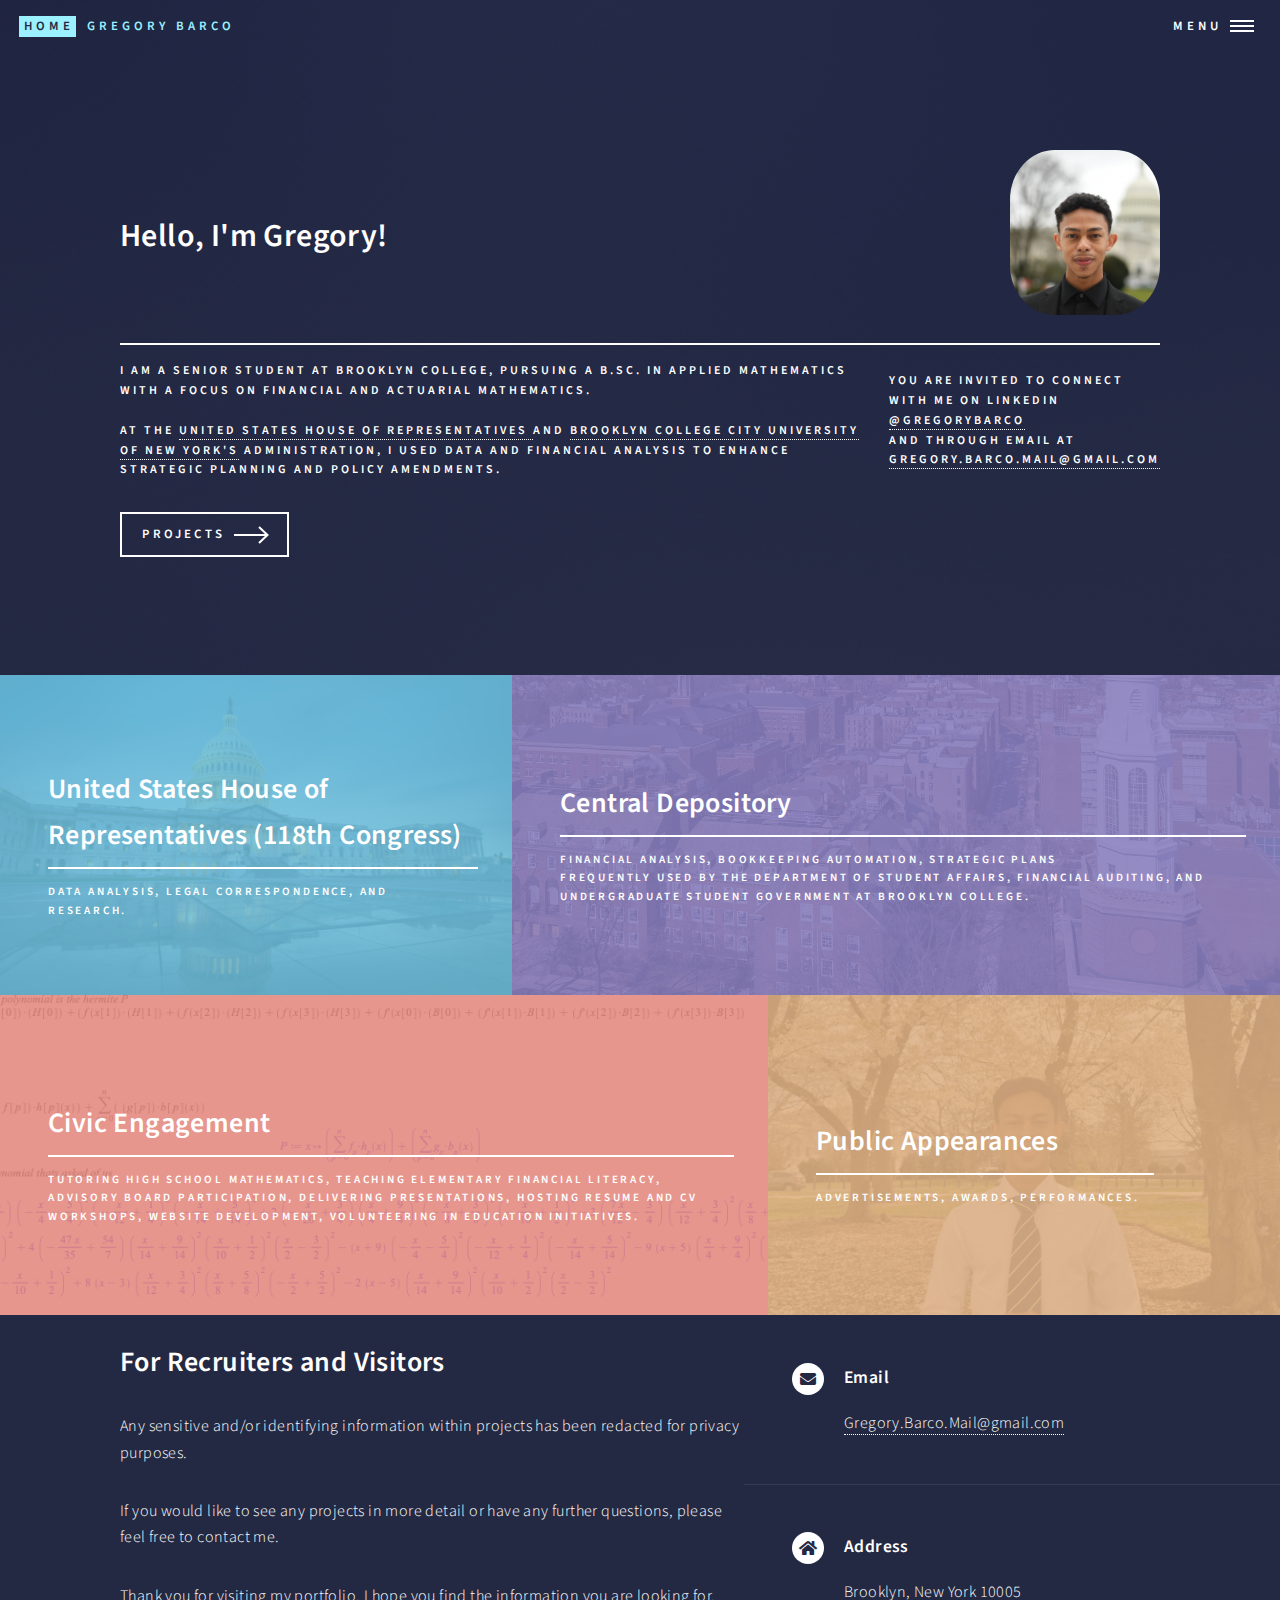
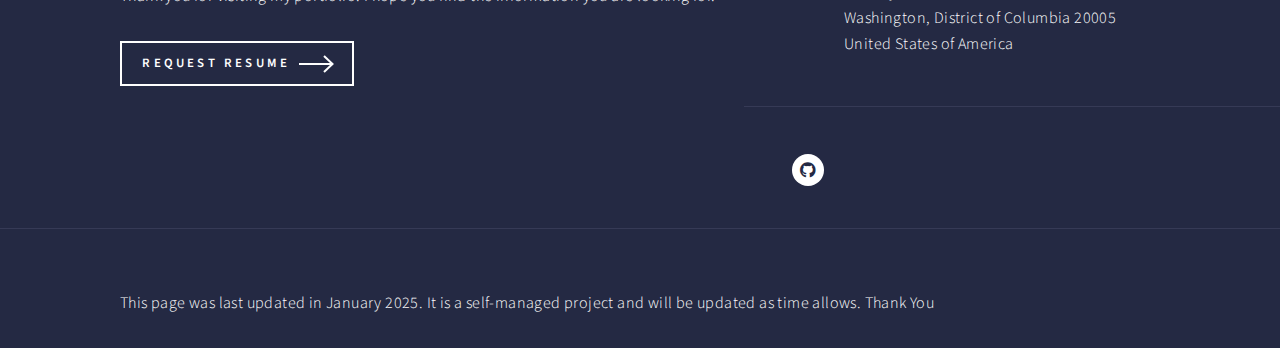
<file: index.html>
<!DOCTYPE HTML>
<html>


<head>
	<meta name="description" content="Gregory Barco's Portfolio">
	<meta name="keywords"
		content="Gregory Barco, Gregory, Barco, Portfolio, Gregory Barco Portfolio, Gregory Barco's Portfolio, Gregory Barco's Portfolio">

	<title>Gregory Barco's Portfolio</title>
	<meta charset="utf-8" />
	<meta name="viewport" content="width=device-width, initial-scale=1, user-scalable=no" />
	<link rel="stylesheet" href="assets/css/main.css" />
	<noscript>
		<link rel="stylesheet" href="assets/css/noscript.css" />
	</noscript>
</head>

<body class="is-preload">
	<!-- Wrapper -->
	<div id="wrapper">
		<!-- Header -->
		<header id="header" class="alt">
			<a href="index.html" class="logo"><strong>Home</strong> <span>Gregory Barco</span></a>
			<!-- radius: css line 2123 -->
			<nav>
				<a href="#menu">Menu</a>
			</nav>
		</header>
		<!--Top right screen menu-->
		<nav id="menu">
			<ul class="links">
				<li><a href="index.html">Home Page</a></li>
				<li><a href="#contact" class="scrolly">For Recruiters | Resume</a></li>
				<li><a href="EducationSection.html">Education</a></li>
			</ul>
			<ul class="actions stacked">
				<li><a href="#Projects" class="button primary fit scrolly">Projects</a></li>
			</ul>
		</nav>
		<!-- Banner -->
		<section id="banner" class="major">
			<div class="inner">
				<header class="major">
					<div id="contentbox">
						<div id="content">
							<div
								style="display: flex; align-items: center; justify-content: space-between; margin-bottom: 20px;">
								<h1 style="margin: 0; font-size: 2em; flex-grow: 1;">Hello, I'm Gregory!</h1>
								<div class="framed-image">
									<img src="images/Barco Gregory.png" alt="GregoryBarco"
										style="width: 150px; height: auto;" />
								</div>
							</div>
				</header>
				<div class="content">
					<p> I am a senior student at Brooklyn College, pursuing a B.Sc. in Applied Mathematics with a focus
						on Financial and Actuarial Mathematics.<br><br>At the <a href="https://www.house.gov/"
							class="link" target="_blank"> United States House of Representatives </a> and <a
							href="https://www.brooklyn.edu" class="link" target="_blank"> Brooklyn College City
							University of New York's</a> Administration, I used data and financial analysis to enhance
						strategic planning and policy amendments. </p>
					<p> You are invited to connect with me on LinkedIn <a
							href="https://www.linkedin.com/in/gregorybarco" target="_blank">@GregoryBarco</a> <br> and
						through email at <a href="mailto:gregory.barco.mail@gmail.com"
							target="_blank">Gregory.Barco.Mail@gmail.com</a></p>
				</div>
				<ul class="actions">
					<li><a href="#Projects" class="button next scrolly">Projects</a></li>
				</ul>
			</div>
		</section>
		<!-- Main Body-->
		<div id="main">
			<!-- One (Projects Section of webpage) -->
			<section id="Projects" class="tiles">
				<article>
					<span class="image">
						<img src="images/USCapitol.jpg" alt="" />
					</span>
					<header class="major">
						<h3><a href="UnderConstructionPage.html" class="link">United States House of Representatives
								(118th
								Congress)</a></h3>
						<p>Data Analysis, Legal Correspondence, and Research.</p>
					</header>
				</article>
				<article>
					<span class="image">
						<img src="images/BC.jpg" alt="" />
					</span>
					<header class="major">
						<h3><a href="UnderConstructionPage.html" class="link">Central Depository</a></h3>
						<p>Financial Analysis, Bookkeeping Automation, Strategic plans</p>
						<p>Frequently used by the Department of Student Affairs, Financial Auditing, and Undergraduate
							Student Government at Brooklyn College.</p>
					</header>
				</article>
				<article>
					<span class="image">
						<img src="images/polynomial.png" alt="" />
					</span>
					<header class="major">
						<h3><a href="Engagement.html" class="link">Civic Engagement</a></h3>
						<p>Tutoring high school mathematics, teaching elementary financial literacy, advisory board participation, delivering presentations, hosting resume and CV workshops, website development, volunteering in education initiatives.</p>
					</header>
				</article>
				<article>
					<span class="image">
						<img src="images/BarcoFlower.png" alt="" />
					</span>
					<header class="major">
						<h3><a href="PublicAppearances.html" class="link">Public Appearances</a></h3>
						<p>Advertisements, Awards, Performances.
					</header>
				</article>
			</section>
			</section>
		</div>
		<!-- Closing of Main Body-->
		<!-- Beginning of Footer: Resume, Thank You, Contact and Location  -->
		<section id="contact">
			<div class="inner">
				<section>
					<form method="post" action="#">
						<div class="fields">
						</div>
						<h2>For Recruiters and Visitors</h2>
						</header>
						<p>Any sensitive and/or identifying information within projects has been redacted for
							privacy
							purposes.</p>
						<p>If you would like to see any projects in more detail or have any further questions,
							please
							feel
							free to contact me.</p>
						<p>Thank you for visiting my portfolio. I hope you find the information you are looking for.
						</p>
						<ul class="actions">
							<li><a href="https://drive.google.com/file/d/1zycHke4N35l391QtTmdmZ8RTZoseY5mX/view"
									class="button next" target="_blank">Request Resume</a></li>
						</ul>
					</form>
					<!-- End of Contact, Resume and Thank You-->
					<!--Beginning of location and contact cont.-->
					</form>
				</section>
				<section class="split">
					<section>
						<div class="contact-method">
							<span class="icon solid alt fa-envelope"></span>
							<h4>Email</h4>
							<a href="mailto:gregory.barco.mail@gmail.com"
								target="_blank">Gregory.Barco.Mail@gmail.com</a>
						</div>
					</section>
					<section>
						<div class="contact-method">
							<span class="icon solid alt fa-home"></span>
							<h4>Address</h4>
							<span>Brooklyn, New York 10005<br>
								<span>Washington, District of Columbia 20005<br>
									United States of America</span>
						</div>
					</section>
					<section>
						<div class="contact-method">
							<a href="https://github.com/gregorybarcorepo" class="icon brands alt fa-github" target="_blank">
							</a>
						</div>
					</section>
					<!--End of contact and location-->
					<br>
				</section>
			</div>
		</section>
		<!-- Footer -->
		<footer id="footer">
			<br>
			<div class="inner">
				<ul class="icons">
					<br>
					<p> This page was last updated in January 2025. It is a self-managed project and will be updated as
						time allows. Thank You</p>
					</li>
			</div>
		</footer>
		<!--End of Footer, Closing Contact and Resume Req-->
		<!-- Scripts -->
		<script src="assets/js/jquery.min.js"></script>
		<script src="assets/js/jquery.scrolly.min.js"></script>
		<script src="assets/js/jquery.scrollex.min.js"></script>
		<script src="assets/js/browser.min.js"></script>
		<script src="assets/js/breakpoints.min.js"></script>
		<script src="assets/js/util.js"></script>
		<script src="assets/js/main.js"></script>

</body>

</html>
</file>
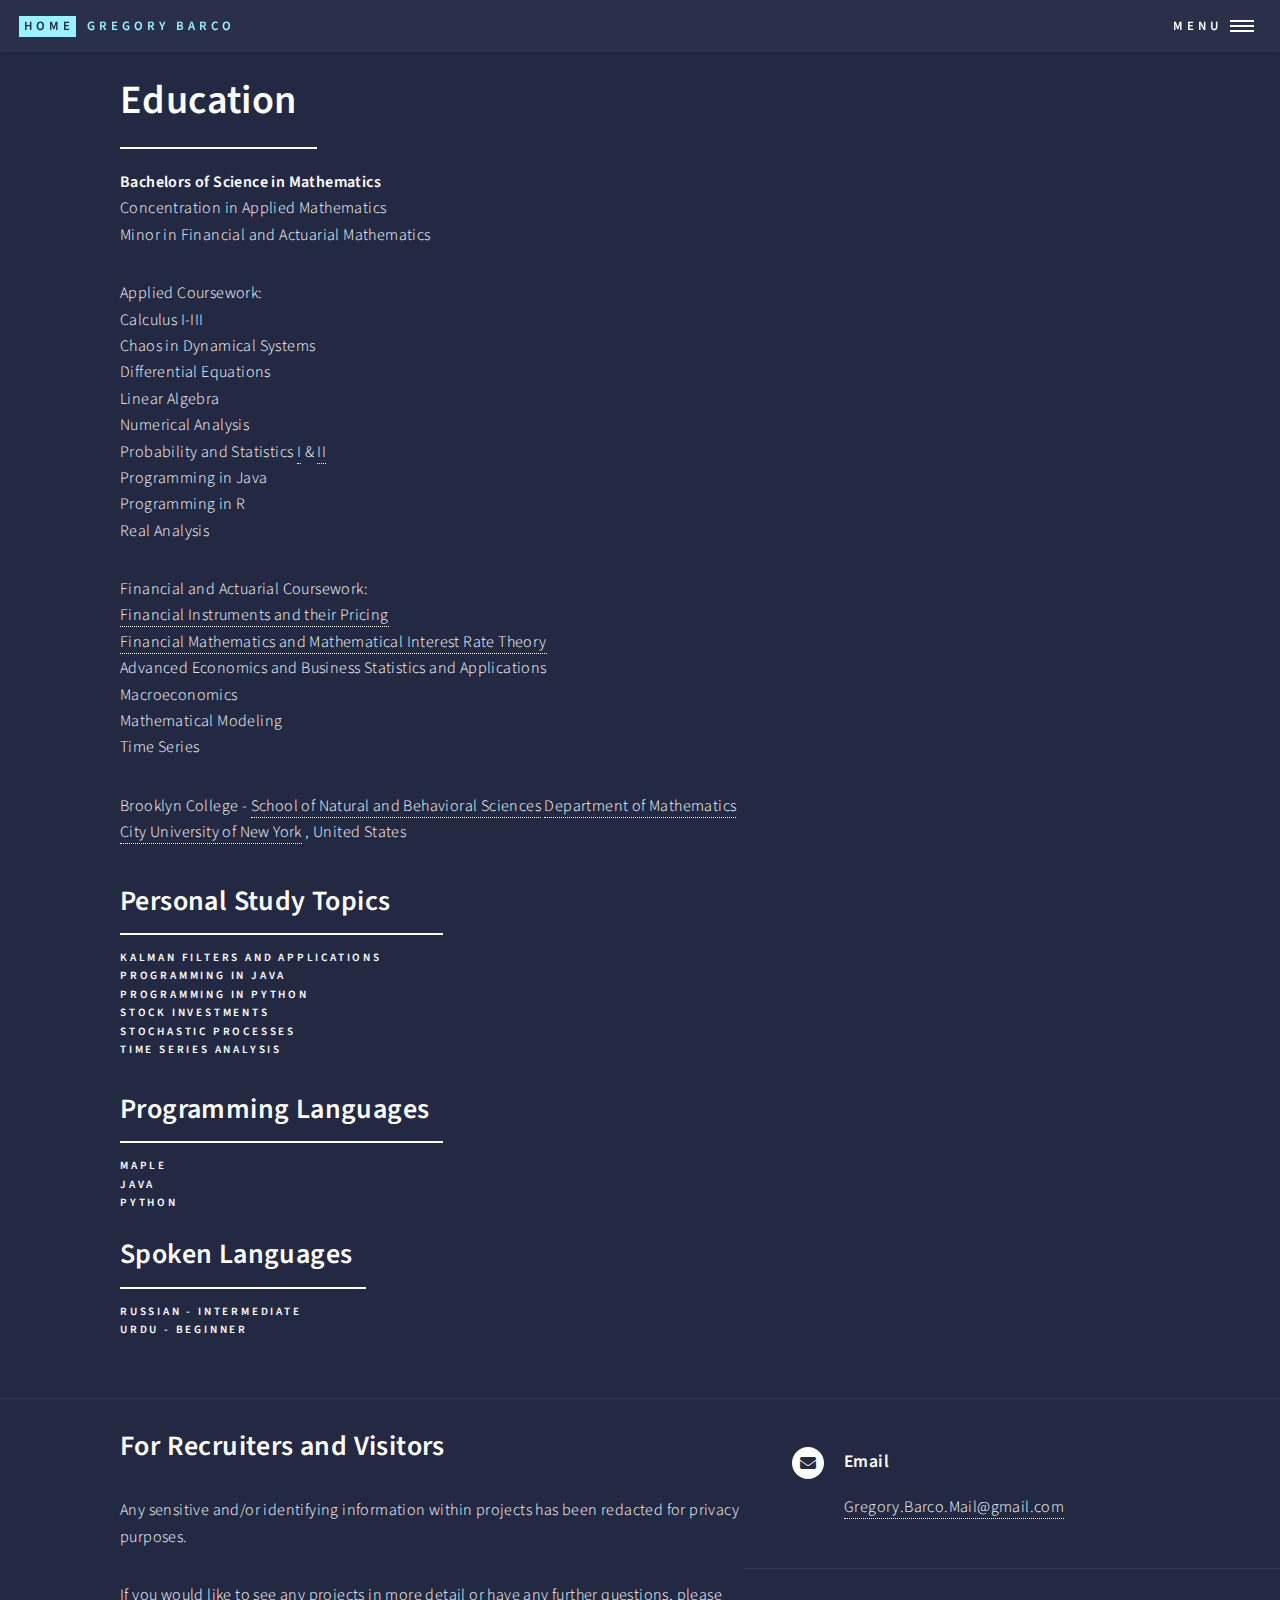
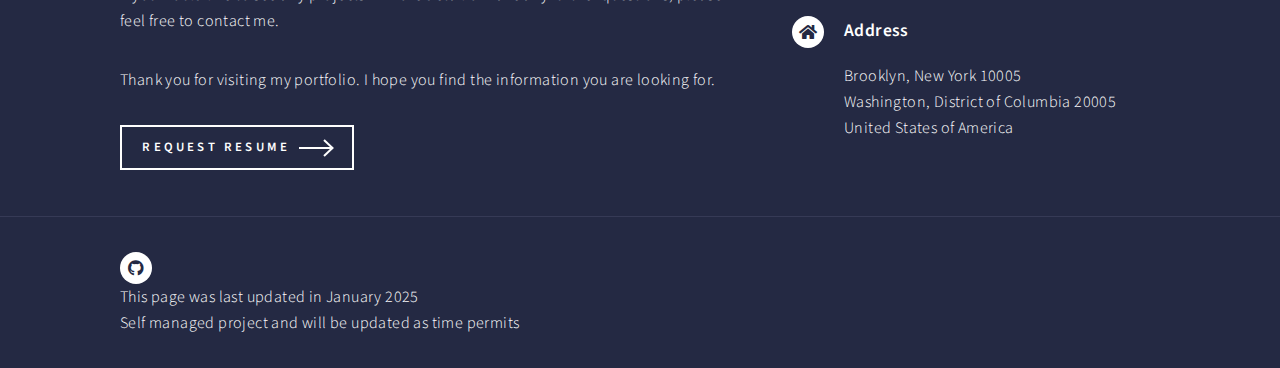
<file: EducationSection.html>
<!DOCTYPE HTML>

<html>

<head>
	<meta name="description" content="Gregory Barco's Portfolio">
	<meta name="keywords"
		content="Gregory Barco, Gregory, Barco, Portfolio, Gregory Barco Portfolio, Gregory Barco's Portfolio, Gregory Barco's Portfolio">

	<title>Gregory Barco's Portfolio</title>
	<meta charset="utf-8" />
	<meta name="viewport" content="width=device-width, initial-scale=1, user-scalable=no" />
	<link rel="stylesheet" href="assets/css/main.css" />
	<noscript>
		<link rel="stylesheet" href="assets/css/noscript.css" />
	</noscript>
</head>

<body class="is-preload">

	<!-- Wrapper -->
	<div id="wrapper">

		<!-- Header -->
		<header id="header">
			<a href="index.html" class="logo"><strong>Home</strong> <span>Gregory Barco</span></a>
			<nav>
				<a href="#menu">Menu</a>
			</nav>
		</header>

		<!--Top right screen menu-->
		<nav id="menu">
			<ul class="links">
				<li><a href="index.html">Home Page</a></li>
				<li><a href="#contact" class="scrolly">For Recruiters | Resume</a></li>
				<li><a href="EducationSection.html">Education</a></li>

			</ul>
			<ul class="actions stacked">
				<li><a href="#one" class="button primary fit scrolly">Top of Page</a></li>
			</ul>
		</nav>

		<!-- Main -->
		<div id="main" class="alt">

			<!-- One -->
			<section id="one">
				<div class="inner">
					<header class="major">
						<h1>Education</h1> 
					</header>
					<p>
						<strong> Bachelors of Science in Mathematics </strong> <br>
						Concentration in Applied Mathematics<br>
						Minor in Financial and Actuarial Mathematics<br>
					</p>
					<p>					
						Applied Coursework: <br>
						Calculus I-III<br>
						Chaos in Dynamical Systems <br>
						Differential Equations<br>
						Linear Algebra<br>
						Numerical Analysis<br>
						Probability and Statistics <a
							href="https://static.brooklyn.edu/web/aca_naturalsciences_math/Math3501_syllabus.pdf"
							target="_blank"> I</a> & <a
							href="https://static.brooklyn.edu/web/aca_naturalsciences_math/Math4501_syllabus.pdf"
							target="_blank"> II </a><br>
						Programming in Java<br>
						Programming in R<br>
						Real Analysis<br>
					</p>
					<p>
						Financial and Actuarial Coursework: <br>
						<a href="https://static.brooklyn.edu/web/aca_naturalsciences_math/Math4601_Syllabus.pdf"
							target="_blank"> Financial Instruments and their Pricing</a><br>
						<a href="https://static.brooklyn.edu/web/aca_naturalsciences_math/Math2601_syllabus.pdf"
							target="_blank"> Financial Mathematics and Mathematical Interest Rate Theory</a><br>
						Advanced Economics and Business Statistics and Applications<br>
						Macroeconomics<br>
						Mathematical Modeling<br>
						Time Series<br>
					</p>
					<p>Brooklyn College - <a href="https://www.brooklyn.edu/nbs/" target="_blank"> School of Natural
							and
							Behavioral Sciences</a>
						<a href="https://www.brooklyn.edu/mathematics/" target="_blank"> Department of
							Mathematics</a>
						<br> <a href="https://www.cuny.edu/" target="_blank"> City University of New York</a> ,
						United
						States
					</p>

					<header class="major">
						<h2>Personal Study Topics</h2>
						<p>
							Kalman Filters and Applications<br>
							Programming in Java<br>
							Programming in Python<br>
							Stock Investments<br>
							Stochastic Processes<br>
							Time Series Analysis<br>
						</p> <br>

						<header class="major">
							<h2>Programming Languages</h2>
							<p>
								Maple <br>
								Java <br>
								Python <br><br>
							</p>
							<header class="major">
								<h2>Spoken Languages</h2>
								<p>
									Russian - Intermediate<br>
									Urdu - Beginner
								</p> <br>

				</div>
			</section>

		</div>



		<!-- Footer and Contact -->
		<section id="contact">
			<div class="inner">
				<section>
					<form method="post" action="#">
						<div class="fields">

						</div>
						<h2>For Recruiters and Visitors</h2>
						</header>
						<p>Any sensitive and/or identifying information within projects has been redacted for
							privacy
							purposes.</p>
						<p>If you would like to see any projects in more detail or have any further questions,
							please
							feel
							free to contact me.</p>
						<p>Thank you for visiting my portfolio. I hope you find the information you are looking for.
						</p>
						<ul class="actions">
							<li><a href="https://drive.google.com/file/d/1zycHke4N35l391QtTmdmZ8RTZoseY5mX/view"
									class="button next" target="_blank">Request Resume</a></li>
						</ul>
					</form>


					</form>
				</section>
				<section class="split">
					<section>
						<div class="contact-method">
							<span class="icon solid alt fa-envelope"></span>
							<h4>Email</h4>
							<a href="mailto:gregory.barco.mail@gmail.com"
								target="_blank">Gregory.Barco.Mail@gmail.com</a>
						</div>
					</section>

					<section>
						<div class="contact-method">
							<span class="icon solid alt fa-home"></span>
							<h4>Address</h4>
							<span>Brooklyn, New York 10005<br>
								<span>Washington, District of Columbia 20005<br>
									United States of America</span>
						</div>
					</section>
					<br>

				</section>
			</div>
			</section>
			<!-- Footer -->
			<footer id="footer">
				<br>
				<div class="inner">
					<ul class="icons">
						<li><a href="https://github.com/gregorybarco" class="icon brands alt fa-github"><span
								class="label">GitHub</span></a> <br>This page was last updated in January 2025 <br> Self
							managed project and will be updated as time permits </li>
					</ul>
				</div>
			</footer>

	</div>

	<!-- Scripts -->
	<script src="assets/js/jquery.min.js"></script>
	<script src="assets/js/jquery.scrolly.min.js"></script>
	<script src="assets/js/jquery.scrollex.min.js"></script>
	<script src="assets/js/browser.min.js"></script>
	<script src="assets/js/breakpoints.min.js"></script>
	<script src="assets/js/util.js"></script>
	<script src="assets/js/main.js"></script>

</body>

</html>
</file>
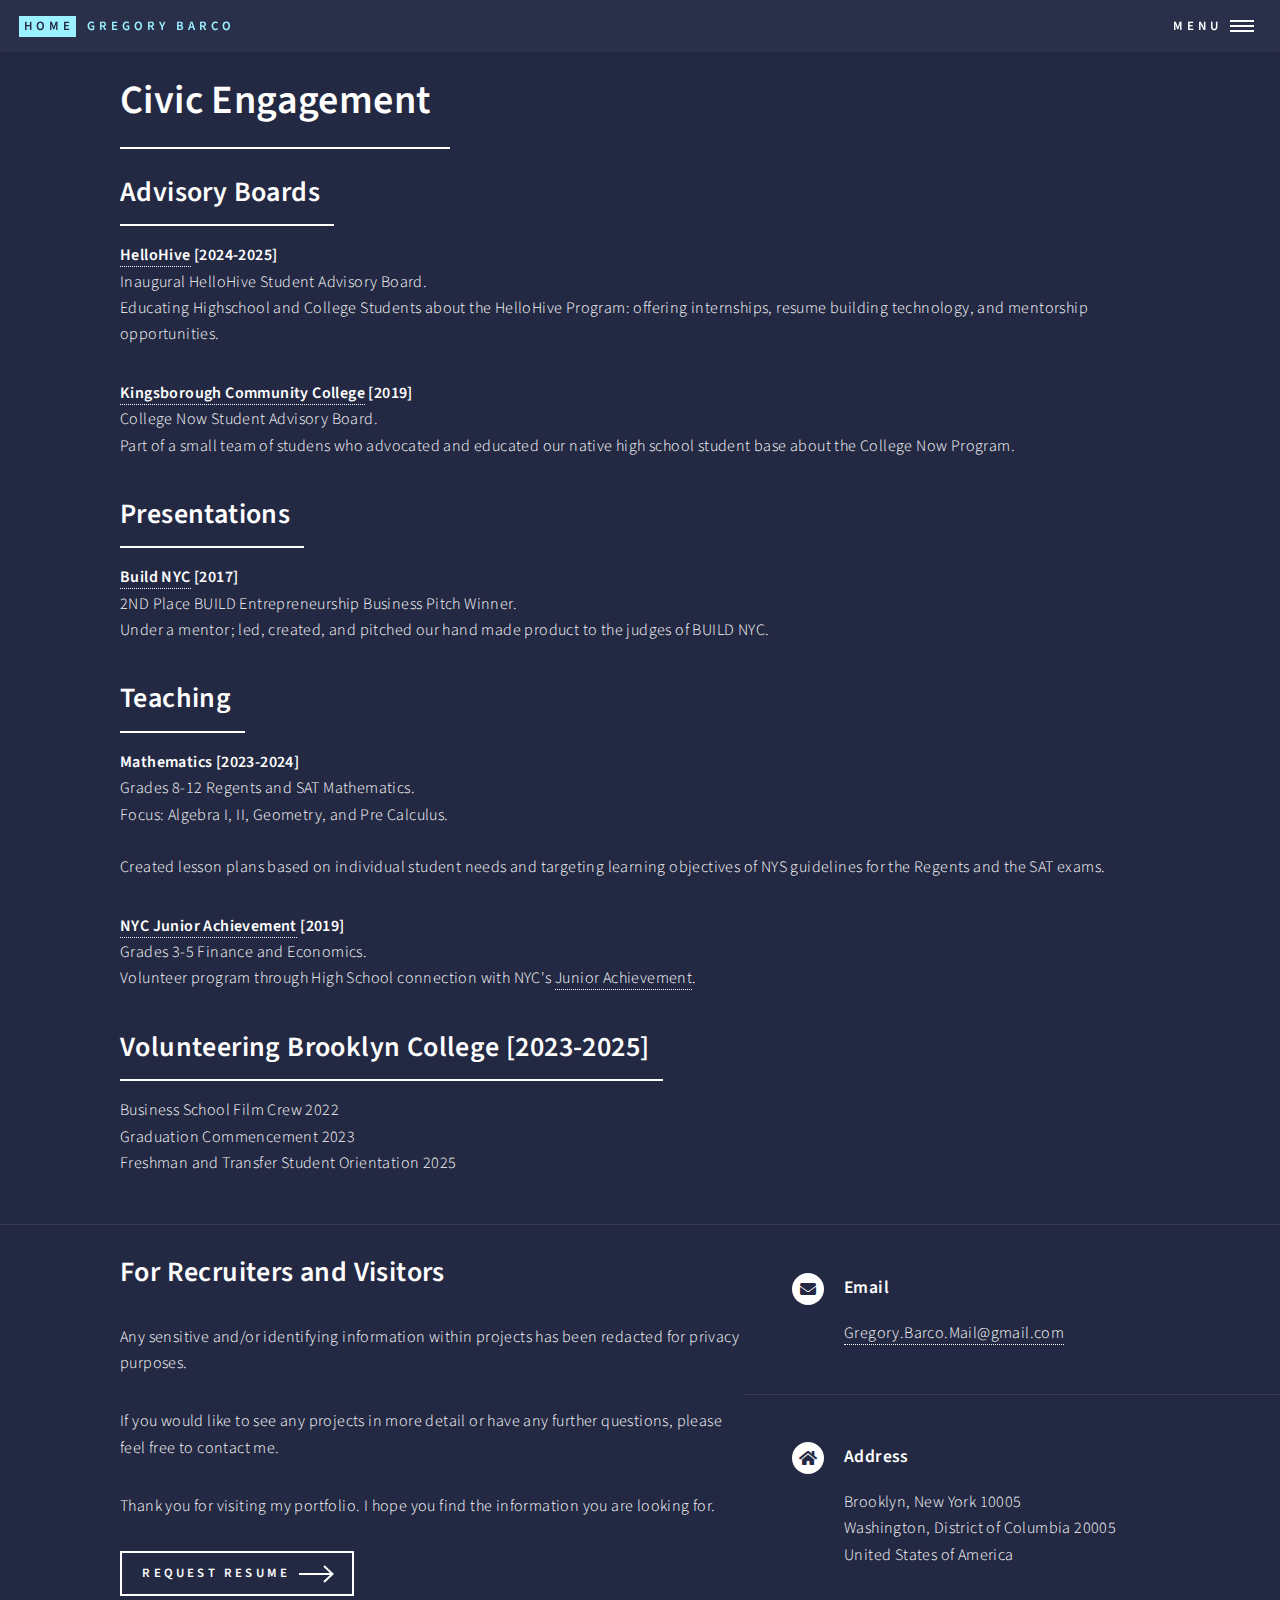
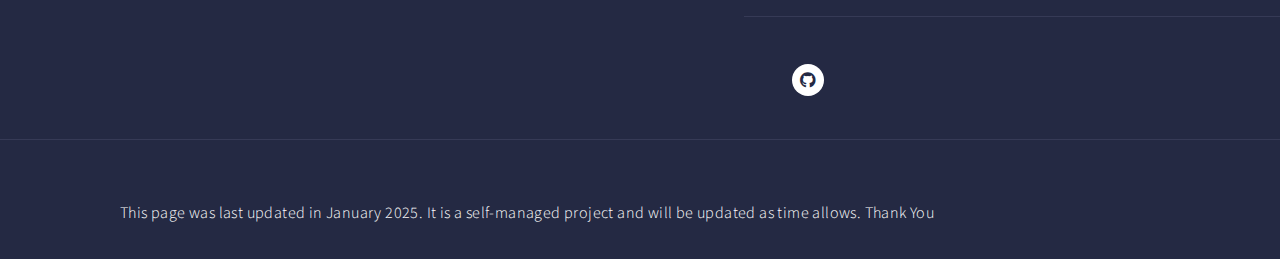
<file: Engagement.html>
<!DOCTYPE HTML>

<html>

<head>
	<meta name="description" content="Gregory Barco's Portfolio">
	<meta name="keywords"
		content="Gregory Barco, Gregory, Barco, Portfolio, Gregory Barco Portfolio, Gregory Barco's Portfolio, Gregory Barco's Portfolio">

	<title>Gregory Barco's Portfolio</title>
	<meta charset="utf-8" />
	<meta name="viewport" content="width=device-width, initial-scale=1, user-scalable=no" />
	<link rel="stylesheet" href="assets/css/main.css" />
	<noscript>
		<link rel="stylesheet" href="assets/css/noscript.css" />
	</noscript>
</head>

<body class="is-preload">

	<!-- Wrapper -->
	<div id="wrapper">

		<!-- Header -->
		<header id="header">
			<a href="index.html" class="logo"><strong>Home</strong> <span>Gregory Barco</span></a>
			<nav>
				<a href="#menu">Menu</a>
			</nav>
		</header>

		<!--Top right screen menu-->
		<nav id="menu">
			<ul class="links">
				<li><a href="index.html">Home Page</a></li>
				<li><a href="#contact" class="scrolly">For Recruiters | Resume</a></li>
				<li><a href="EducationSection.html">Education</a></li>

			</ul>
			<ul class="actions stacked">
				<li><a href="#one" class="button primary fit scrolly">Top of Page</a></li>
			</ul>
		</nav>

		<!-- Main -->
		<div id="main" class="alt">

			<!-- One -->
			<section id="one">
				<div class="inner">
					<header class="major">
						<h1>Civic Engagement</h1>
					</header>

					<header class="major">
						<h2>Advisory Boards</h2>
					</header>
					<p>
						<strong> <a href="https://www.kbcc.cuny.edu/collegenow/faq.html" target="_blank">HelloHive</a>
							[2024-2025] </strong> <br>
						Inaugural HelloHive Student Advisory Board.<br> Educating Highschool and College Students about
						the HelloHive Program: offering internships, resume building technology, and mentorship
						opportunities.

						<br>
					</p>
					<p>
						<strong> <a href="https://www.kbcc.cuny.edu/collegenow/faq.html" target="_blank">Kingsborough
								Community College</a> [2019] </strong> <br>
						College Now Student Advisory Board.<br> Part of a small team of studens who advocated and
						educated our native high school student base about the College Now Program.

						<br>
					</p>
					<header class="major">
						<h2>Presentations</h2>
					</header>
					<p>
						<strong> <a
							href="https://build.org/nyc//" target="_blank">Build NYC</a> [2017] </strong> <br>
						2ND Place BUILD Entrepreneurship Business Pitch Winner.<br>
						Under a mentor; led, created, and pitched our hand made product to the judges of BUILD NYC.
						<br>
					</p>
					<header class="major">
						<h2>Teaching</h2>
					</header>
					<p>
						<strong> Mathematics [2023-2024] </strong> <br>
						Grades 8-12 Regents and SAT Mathematics.<br>
						Focus: Algebra I, II, Geometry, and Pre Calculus.<br><br>
						Created lesson plans based on individual student needs and targeting learning objectives of NYS
						guidelines for the Regents and the SAT exams.
						<br>
					</p>
					<p>
						<strong>  <a href="https://newyork.ja.org/"
							target="_blank">NYC Junior Achievement</a> [2019] </strong> <br>
						Grades 3-5 Finance and Economics.<br>
						Volunteer program through High School connection with NYC's <a href="https://newyork.ja.org/"
							target="_blank">Junior Achievement</a>.
						<br>
					</p>
					</header>

					<header class="major">
						<h2>Volunteering Brooklyn College [2023-2025]</h2>
					</header>
					<p>
						Business School Film Crew 2022<br>
						Graduation Commencement 2023<br>
						Freshman and Transfer Student Orientation 2025
						<br>
					</p>
					</header>

				</div>
			</section>
		</div>
		<!-- Footer and Contact -->
		<section id="contact">
			<div class="inner">
				<section>
					<form method="post" action="#">
						<div class="fields">
						</div>
						<h2>For Recruiters and Visitors</h2>
						</header>
						<p>Any sensitive and/or identifying information within projects has been redacted for
							privacy
							purposes.</p>
						<p>If you would like to see any projects in more detail or have any further questions,
							please
							feel
							free to contact me.</p>
						<p>Thank you for visiting my portfolio. I hope you find the information you are looking for.
						</p>
						<ul class="actions">
							<li><a href="https://drive.google.com/file/d/1zycHke4N35l391QtTmdmZ8RTZoseY5mX/view"
									class="button next" target="_blank">Request Resume</a></li>
						</ul>
					</form>
					<!-- End of Contact, Resume and Thank You-->
					<!--Beginning of location and contact cont.-->
					</form>
				</section>
				<section class="split">
					<section>
						<div class="contact-method">
							<span class="icon solid alt fa-envelope"></span>
							<h4>Email</h4>
							<a href="mailto:gregory.barco.mail@gmail.com"
								target="_blank">Gregory.Barco.Mail@gmail.com</a>
						</div>
					</section>
					<section>
						<div class="contact-method">
							<span class="icon solid alt fa-home"></span>
							<h4>Address</h4>
							<span>Brooklyn, New York 10005<br>
								<span>Washington, District of Columbia 20005<br>
									United States of America</span>
						</div>
					</section>
					<section>
						<div class="contact-method">
							<a href="https://github.com/gregorybarcorepo" class="icon brands alt fa-github" target="_blank">
							</a>
						</div>
					</section>
					<!--End of contact and location-->
					<br>
				</section>
			</div>
		</section>
		<!-- Footer -->
		<footer id="footer">
			<br>
			<div class="inner">
				<ul class="icons">
					<br>
					<p> This page was last updated in January 2025. It is a self-managed project and will be updated as
						time allows. Thank You</p>
					</li>
			</div>
		</footer>
	</div>

	<!-- Scripts -->
	<script src="assets/js/jquery.min.js"></script>
	<script src="assets/js/jquery.scrolly.min.js"></script>
	<script src="assets/js/jquery.scrollex.min.js"></script>
	<script src="assets/js/browser.min.js"></script>
	<script src="assets/js/breakpoints.min.js"></script>
	<script src="assets/js/util.js"></script>
	<script src="assets/js/main.js"></script>

</body>

</html>
</file>
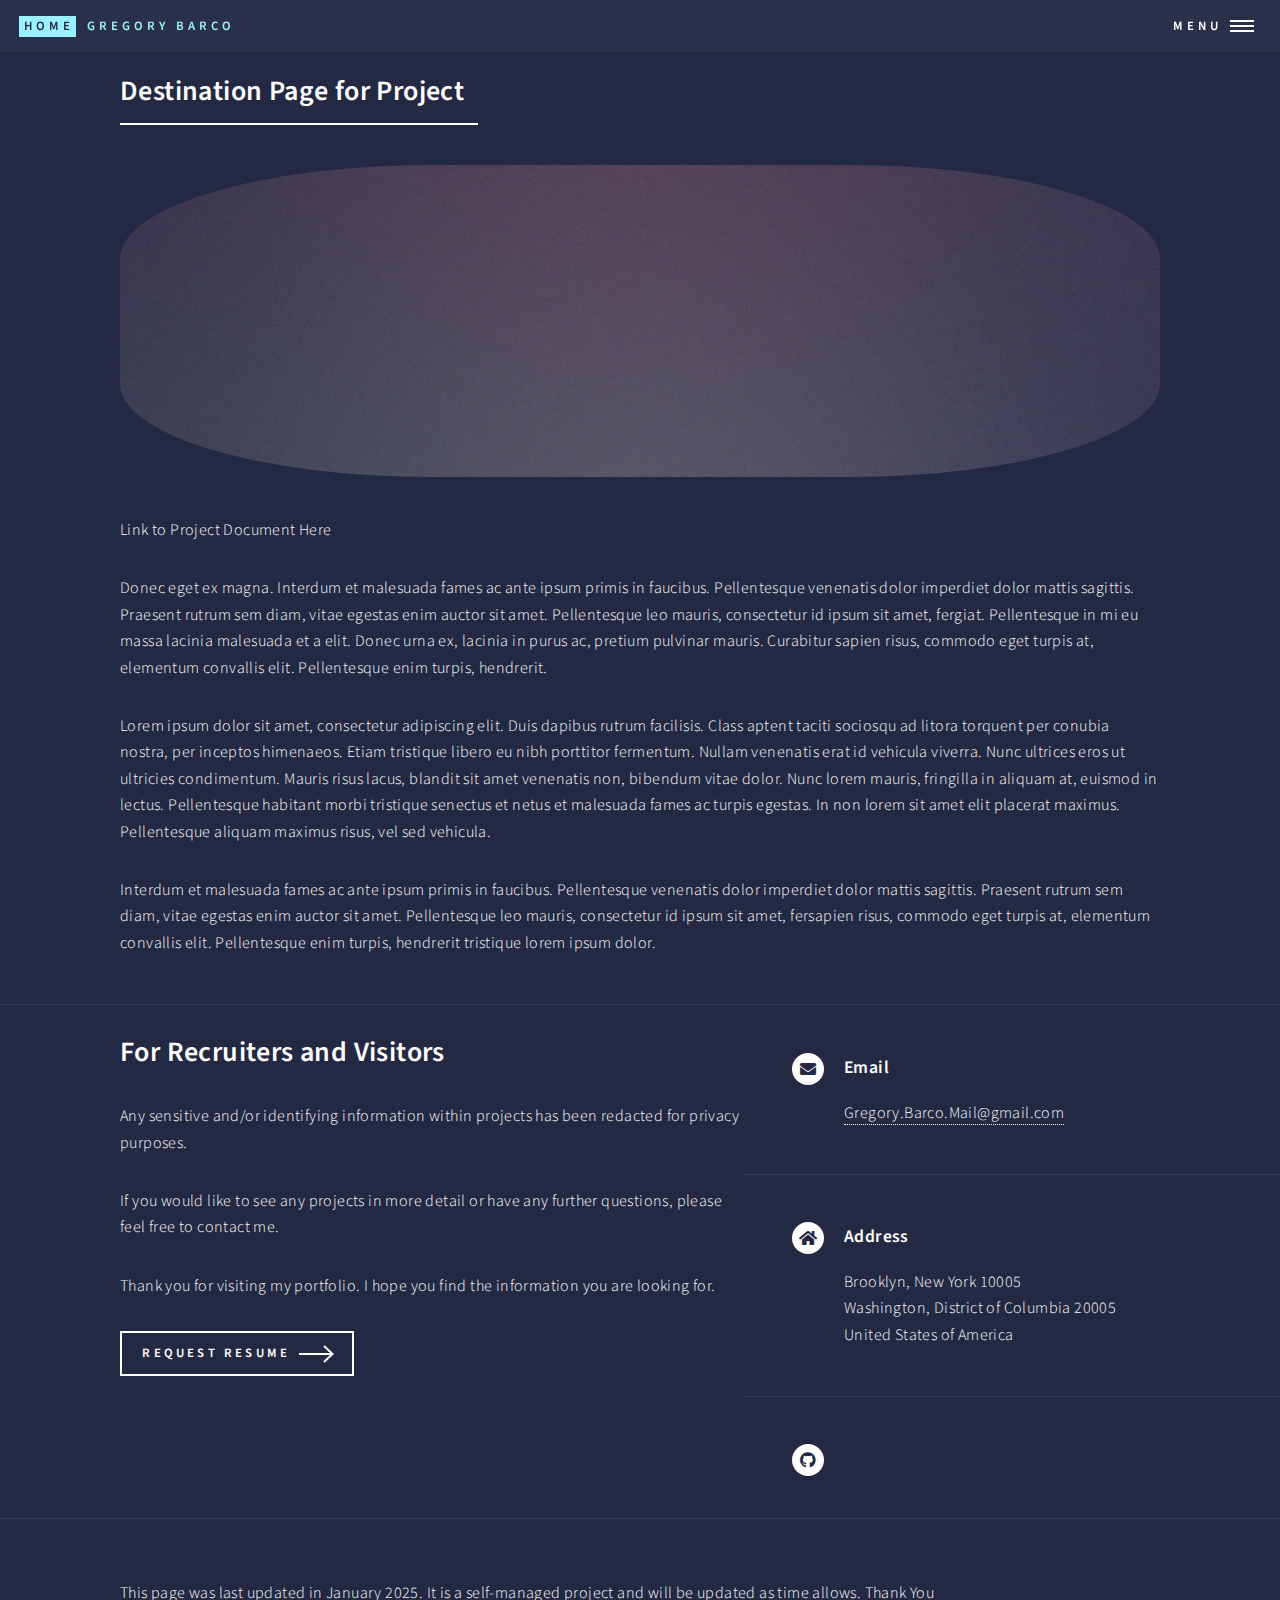
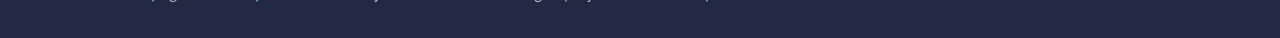
<file: ProjectDestination.html>
<!DOCTYPE HTML>

<html>

<head>
	<meta name="description" content="Gregory Barco's Portfolio">
	<meta name="keywords"
		content="Gregory Barco, Gregory, Barco, Portfolio, Gregory Barco Portfolio, Gregory Barco's Portfolio, Gregory Barco's Portfolio">

	<title>Gregory Barco's Portfolio</title>
	<meta charset="utf-8" />
	<meta name="viewport" content="width=device-width, initial-scale=1, user-scalable=no" />
	<link rel="stylesheet" href="assets/css/main.css" />
	<noscript>
		<link rel="stylesheet" href="assets/css/noscript.css" />
	</noscript>
</head>

<body class="is-preload">

	<!-- Wrapper -->
	<div id="wrapper">

		<!-- Header -->
		<header id="header">
			<a href="index.html" class="logo"><strong>Home</strong> <span>Gregory Barco</span></a>
			<nav>
				<a href="#menu">Menu</a>
			</nav>
		</header>

		<!--Top right screen menu-->
		<nav id="menu">
			<ul class="links">
				<li><a href="index.html">Home Page</a></li>
				<li><a href="#contact" class="scrolly">For Recruiters | Resume</a></li>
				<li><a href="EducationSection.html">Education</a></li>

			</ul>
			<ul class="actions stacked">
				<li><a href="#one" class="button primary fit scrolly">Top of Page</a></li>
			</ul>
		</nav>

		<!-- Main Body of Page -->
		<div id="main" class="alt">

			<!-- One -->
			<section id="one">
				<div class="inner">
					<header class="major">
						<h2>Destination Page for Project</h2>
					</header>
					<span class="image main"><img src="images/pic11.jpg" alt="" /></span>
					<p> Link to Project Document Here </p>
					<p>Donec eget ex magna. Interdum et malesuada fames ac ante ipsum primis in faucibus. Pellentesque
						venenatis dolor imperdiet dolor mattis sagittis. Praesent rutrum sem diam, vitae egestas enim
						auctor sit amet. Pellentesque leo mauris, consectetur id ipsum sit amet, fergiat. Pellentesque
						in mi eu massa lacinia malesuada et a elit. Donec urna ex, lacinia in purus ac, pretium pulvinar
						mauris. Curabitur sapien risus, commodo eget turpis at, elementum convallis elit. Pellentesque
						enim turpis, hendrerit.</p>
					<p>Lorem ipsum dolor sit amet, consectetur adipiscing elit. Duis dapibus rutrum facilisis. Class
						aptent taciti sociosqu ad litora torquent per conubia nostra, per inceptos himenaeos. Etiam
						tristique libero eu nibh porttitor fermentum. Nullam venenatis erat id vehicula viverra. Nunc
						ultrices eros ut ultricies condimentum. Mauris risus lacus, blandit sit amet venenatis non,
						bibendum vitae dolor. Nunc lorem mauris, fringilla in aliquam at, euismod in lectus.
						Pellentesque habitant morbi tristique senectus et netus et malesuada fames ac turpis egestas. In
						non lorem sit amet elit placerat maximus. Pellentesque aliquam maximus risus, vel sed vehicula.
					</p>
					<p>Interdum et malesuada fames ac ante ipsum primis in faucibus. Pellentesque venenatis dolor
						imperdiet dolor mattis sagittis. Praesent rutrum sem diam, vitae egestas enim auctor sit amet.
						Pellentesque leo mauris, consectetur id ipsum sit amet, fersapien risus, commodo eget turpis at,
						elementum convallis elit. Pellentesque enim turpis, hendrerit tristique lorem ipsum dolor.</p>
				</div>
			</section>

		</div>
		<!-- Footer and Contact -->
		<section id="contact">
			<div class="inner">
				<section>
					<form method="post" action="#">
						<div class="fields">
						</div>
						<h2>For Recruiters and Visitors</h2>
						</header>
						<p>Any sensitive and/or identifying information within projects has been redacted for
							privacy
							purposes.</p>
						<p>If you would like to see any projects in more detail or have any further questions,
							please
							feel
							free to contact me.</p>
						<p>Thank you for visiting my portfolio. I hope you find the information you are looking for.
						</p>
						<ul class="actions">
							<li><a href="https://drive.google.com/file/d/1zycHke4N35l391QtTmdmZ8RTZoseY5mX/view"
									class="button next" target="_blank">Request Resume</a></li>
						</ul>
					</form>
					<!-- End of Contact, Resume and Thank You-->
					<!--Beginning of location and contact cont.-->
					</form>
				</section>
				<section class="split">
					<section>
						<div class="contact-method">
							<span class="icon solid alt fa-envelope"></span>
							<h4>Email</h4>
							<a href="mailto:gregory.barco.mail@gmail.com"
								target="_blank">Gregory.Barco.Mail@gmail.com</a>
						</div>
					</section>
					<section>
						<div class="contact-method">
							<span class="icon solid alt fa-home"></span>
							<h4>Address</h4>
							<span>Brooklyn, New York 10005<br>
								<span>Washington, District of Columbia 20005<br>
									United States of America</span>
						</div>
					</section>
					<section>
						<div class="contact-method">
							<a href="https://github.com/gregorybarcorepo" class="icon brands alt fa-github" target="_blank">
							</a>
						</div>
					</section>
					<!--End of contact and location-->
					<br>
				</section>
			</div>
		</section>
		<!-- Footer -->
		<footer id="footer">
			<br>
			<div class="inner">
				<ul class="icons">
					<br>
					<p> This page was last updated in January 2025. It is a self-managed project and will be updated as
						time allows. Thank You</p>
					</li>
			</div>
		</footer>
		<!--End of Footer, Closing Contact and Resume Req-->

		<!-- Scripts -->
		<script src="assets/js/jquery.min.js"></script>
		<script src="assets/js/jquery.scrolly.min.js"></script>
		<script src="assets/js/jquery.scrollex.min.js"></script>
		<script src="assets/js/browser.min.js"></script>
		<script src="assets/js/breakpoints.min.js"></script>
		<script src="assets/js/util.js"></script>
		<script src="assets/js/main.js"></script>

</body>

</html>
</file>
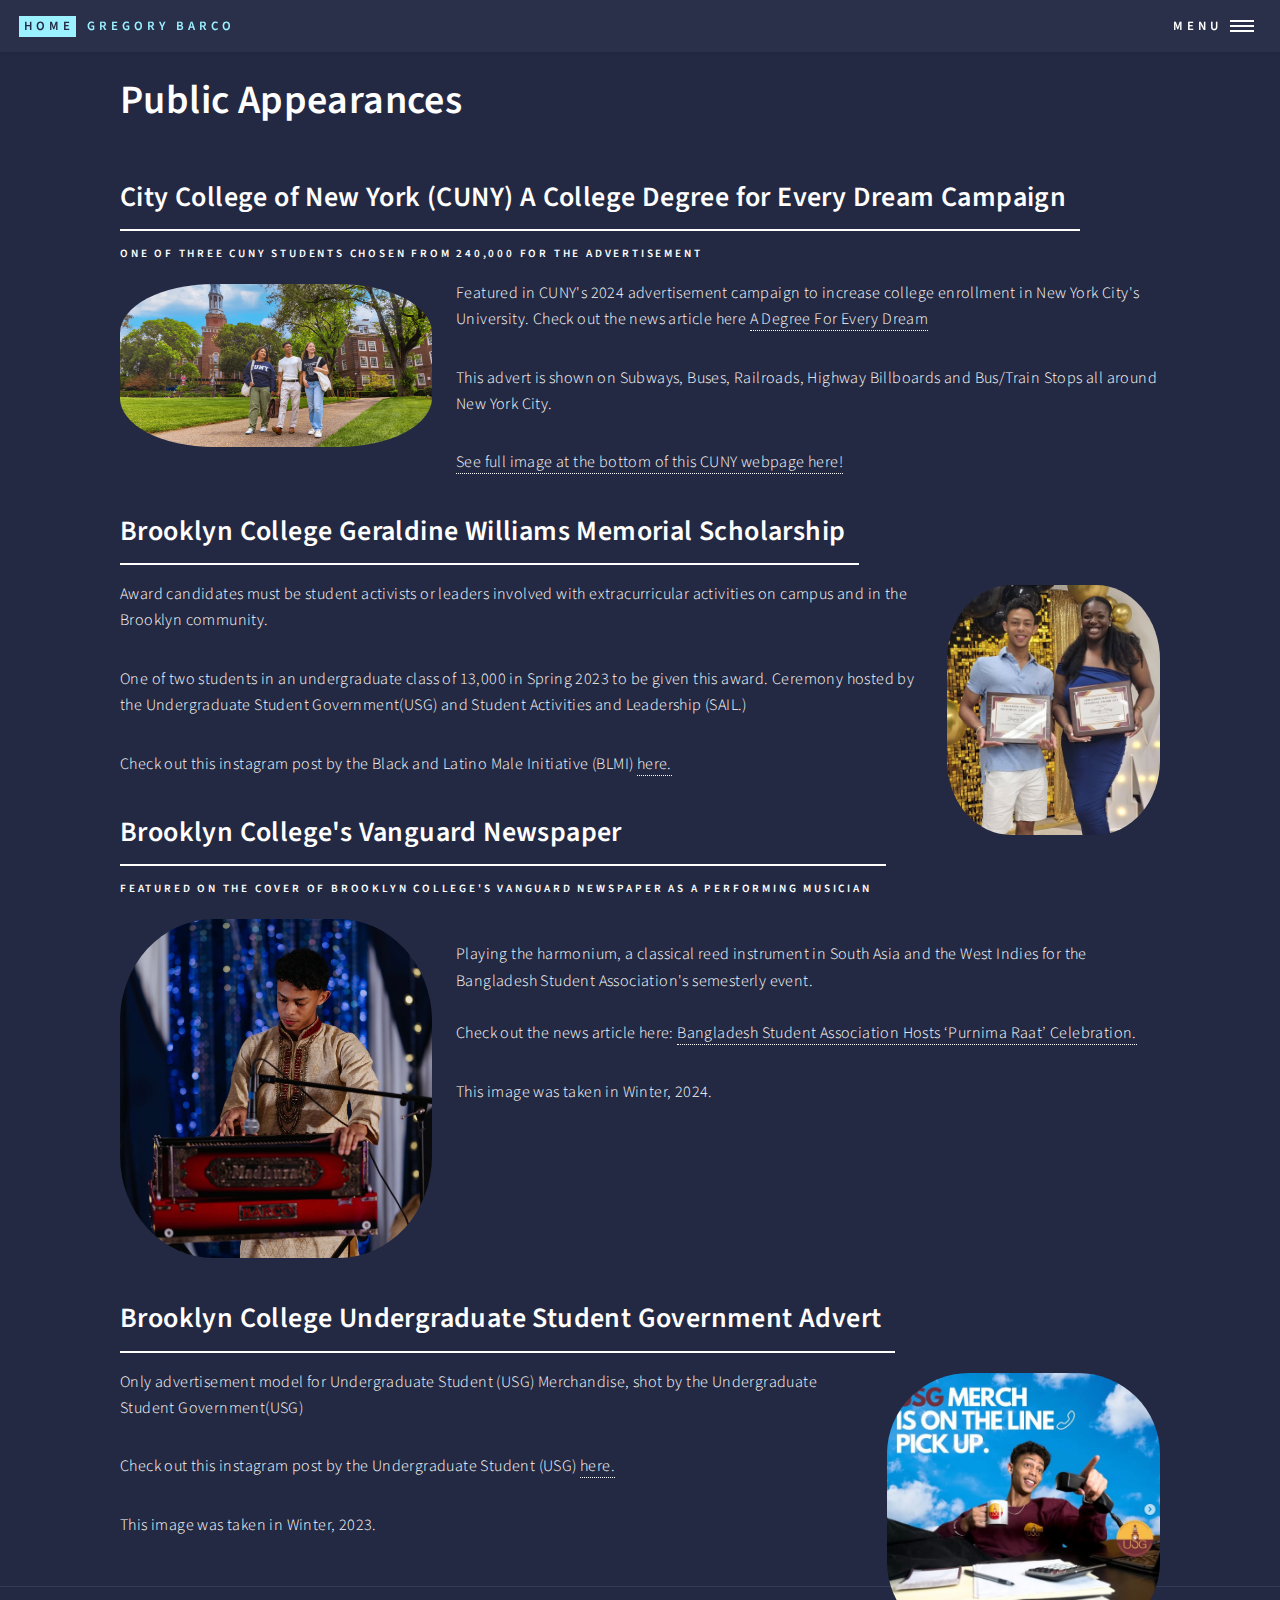
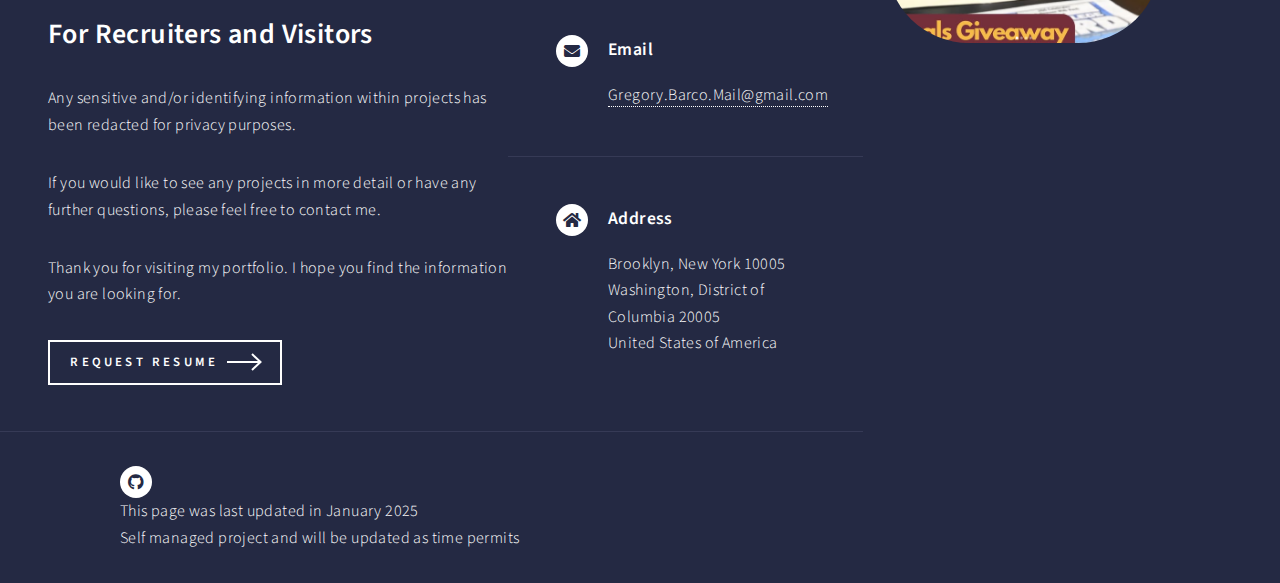
<file: PublicAppearances.html>
<!DOCTYPE HTML>
<html>

<head>
	<meta name="description" content="Gregory Barco's Portfolio">
	<meta name="keywords"
		content="Gregory Barco, Gregory, Barco, Portfolio, Gregory Barco Portfolio, Gregory Barco's Portfolio, Gregory Barco's Portfolio">

	<title>Gregory Barco's Portfolio</title>
	<meta charset="utf-8" />
	<meta name="viewport" content="width=device-width, initial-scale=1, user-scalable=no" />
	<link rel="stylesheet" href="assets/css/main.css" />
	<noscript>
		<link rel="stylesheet" href="assets/css/noscript.css" />
	</noscript>
</head>

<body class="is-preload">

	<!-- Wrapper -->
	<div id="wrapper">

		<!-- Header -->
		<header id="header">
			<a href="index.html" class="logo"><strong>Home</strong> <span>Gregory Barco</span></a>
			<nav>
				<a href="#menu">Menu</a>
			</nav>
		</header>

		<!--Top right screen menu-->
		<nav id="menu">
			<ul class="links">
				<li><a href="index.html">Home Page</a></li>
				<li><a href="#contact" class="scrolly">For Recruiters | Resume</a></li>
				<li><a href="EducationSection.html">Education</a></li>

			</ul>
			<ul class="actions stacked">
				<li><a href="#one" class="button primary fit scrolly">Top of Page</a></li>
			</ul>
		</nav>

		<!--Body-->
		<!-- Main -->
		<div id="main" class="alt">


			<!-- One -->
			<section id="one">
				<div class="inner">
					<h1>Public Appearances</h1>

					<header class="major">
						<h2>City College of New York <a href="https://www.cuny.edu/" target="_blank">(CUNY)</a> A
							College Degree for Every Dream Campaign</h2>
						<p>One of three CUNY Students chosen from 240,000 for the advertisement</p>

					</header>
					<span class="image body left"><img src="images/AD4ED-affordability.jpg"
							alt="Gregory and 2 other CUNY Students in front of CUNY, Brooklyn College Library" /></span>

					<p>Featured in CUNY's 2024 advertisement campaign to increase college enrollment in New York City's
						University. Check out the news article here <a
							href="https://www.cuny.edu/news/cuny-expands-a-degree-for-every-dream-marketing-campaign-to-recruit-new-students/"
							target="_blank"> A Degree For Every Dream</a></p>
					<p>This advert is shown on Subways, Buses, Railroads, Highway Billboards and Bus/Train Stops all
						around New York City.</p>
					<p><a href="https://www.cuny.edu/admissions/learnmore/" alt="" target="_blank"> See full image at
							the bottom of this CUNY webpage here!</a></p>

					<header class="major">
						<h2>Brooklyn College Geraldine Williams Memorial Scholarship</h2>
					</header>

					<span class="image body right"><img src="images/Barco and Turay.png" alt="" height="250" /></span>
					<p>Award candidates must be student activists or leaders involved with extracurricular activities on
						campus and in the Brooklyn community.</p>
					<p>One of two students in an undergraduate class of 13,000 in Spring 2023 to be given this award.
						Ceremony hosted by the Undergraduate Student Government(USG) and Student Activities and
						Leadership (SAIL.) </p>
					<p>Check out this instagram post by the Black and Latino Male Initiative (BLMI) <a
							href="https://www.instagram.com/bcblmi/p/Cs9IpBqLYKj/?locale=fr_FR&img_index=1"
							target="_blank"> here.</a></p>

					<header class="major">
						<h2>Brooklyn College's <a href="https://vanguard.blog.brooklyn.edu/" target="_blank"> Vanguard
								Newspaper</a> </h2>
						<p>Featured on the cover of Brooklyn College's Vanguard Newspaper as a performing musician</p>

					</header>
					<span class="image body left"><img src="images/Barco_Gregory_Harmonium.jpg"
							alt="Gregory and 2 other CUNY Students in front of CUNY, Brooklyn College Library" /></span>

					<br>
					<p>Playing the harmonium, a classical reed instrument in South Asia and the West Indies for the
						Bangladesh Student Association's semesterly event.<br><br> Check out the news article here: <a
							href="https://vanguard.blog.brooklyn.edu/files/2024/12/Vanguard-Issue-12-Fall-24.pdf"
							target="_blank"> Bangladesh Student Association Hosts ‘Purnima Raat’ Celebration.
						</a></p>
					<p>This image was taken in Winter, 2024.</p>
					<br><br><br><br><br><br>

					<header class="major">
						<h2>Brooklyn College Undergraduate Student Government Advert</h2>
					</header>

					<span class="image body right"><img src="images/BARCO_BC_USG.png" alt="" height="270" /></span>
					<p>Only advertisement model for Undergraduate Student (USG) Merchandise, shot by the Undergraduate
						Student Government(USG) </p>
					<p>Check out this instagram post by the Undergraduate Student (USG) <a
							href="https://www.instagram.com/bcstudentgov/p/C0NVlCHsrQF/?img_index=1" target="_blank">
							here.</a>
					<p>This image was taken in Winter, 2023.</p>

				</div>
			</section>

		</div>

		<!-- Footer and Contact -->
		<section id="contact">
			<div class="inner">
				<section>
					<form method="post" action="#">
						<div class="fields">

						</div>
						<h2>For Recruiters and Visitors</h2>
						</header>
						<p>Any sensitive and/or identifying information within projects has been redacted
							for
							privacy
							purposes.</p>
						<p>If you would like to see any projects in more detail or have any further
							questions,
							please
							feel
							free to contact me.</p>
						<p>Thank you for visiting my portfolio. I hope you find the information you are
							looking for.
						</p>
						<ul class="actions">
							<li><a href="https://drive.google.com/file/d/1zycHke4N35l391QtTmdmZ8RTZoseY5mX/view"
									class="button next" target="_blank">Request Resume</a></li>
						</ul>
					</form>


					</form>
				</section>
				<section class="split">
					<section>
						<div class="contact-method">
							<span class="icon solid alt fa-envelope"></span>
							<h4>Email</h4>
							<a href="mailto:gregory.barco.mail@gmail.com"
								target="_blank">Gregory.Barco.Mail@gmail.com</a>
						</div>
					</section>

					<section>
						<div class="contact-method">
							<span class="icon solid alt fa-home"></span>
							<h4>Address</h4>
							<span>Brooklyn, New York 10005<br>
								<span>Washington, District of Columbia 20005<br>
									United States of America</span>
						</div>
					</section>
					<br>

				</section>
			</div>
		</section>
		<!-- Footer -->
		<footer id="footer">
			<br>
			<div class="inner">
				<ul class="icons">
					<li><a href="https://github.com/gregorybarco" class="icon brands alt fa-github"><span
								class="label">GitHub</span></a> <br>This page was last updated in January
						2025 <br> Self
						managed project and will be updated as time permits </li>
				</ul>
			</div>
		</footer>

	</div>

	<!-- Scripts -->
	<script src="assets/js/jquery.min.js"></script>
	<script src="assets/js/jquery.scrolly.min.js"></script>
	<script src="assets/js/jquery.scrollex.min.js"></script>
	<script src="assets/js/browser.min.js"></script>
	<script src="assets/js/breakpoints.min.js"></script>
	<script src="assets/js/util.js"></script>
	<script src="assets/js/main.js"></script>

</body>

</html>
</file>
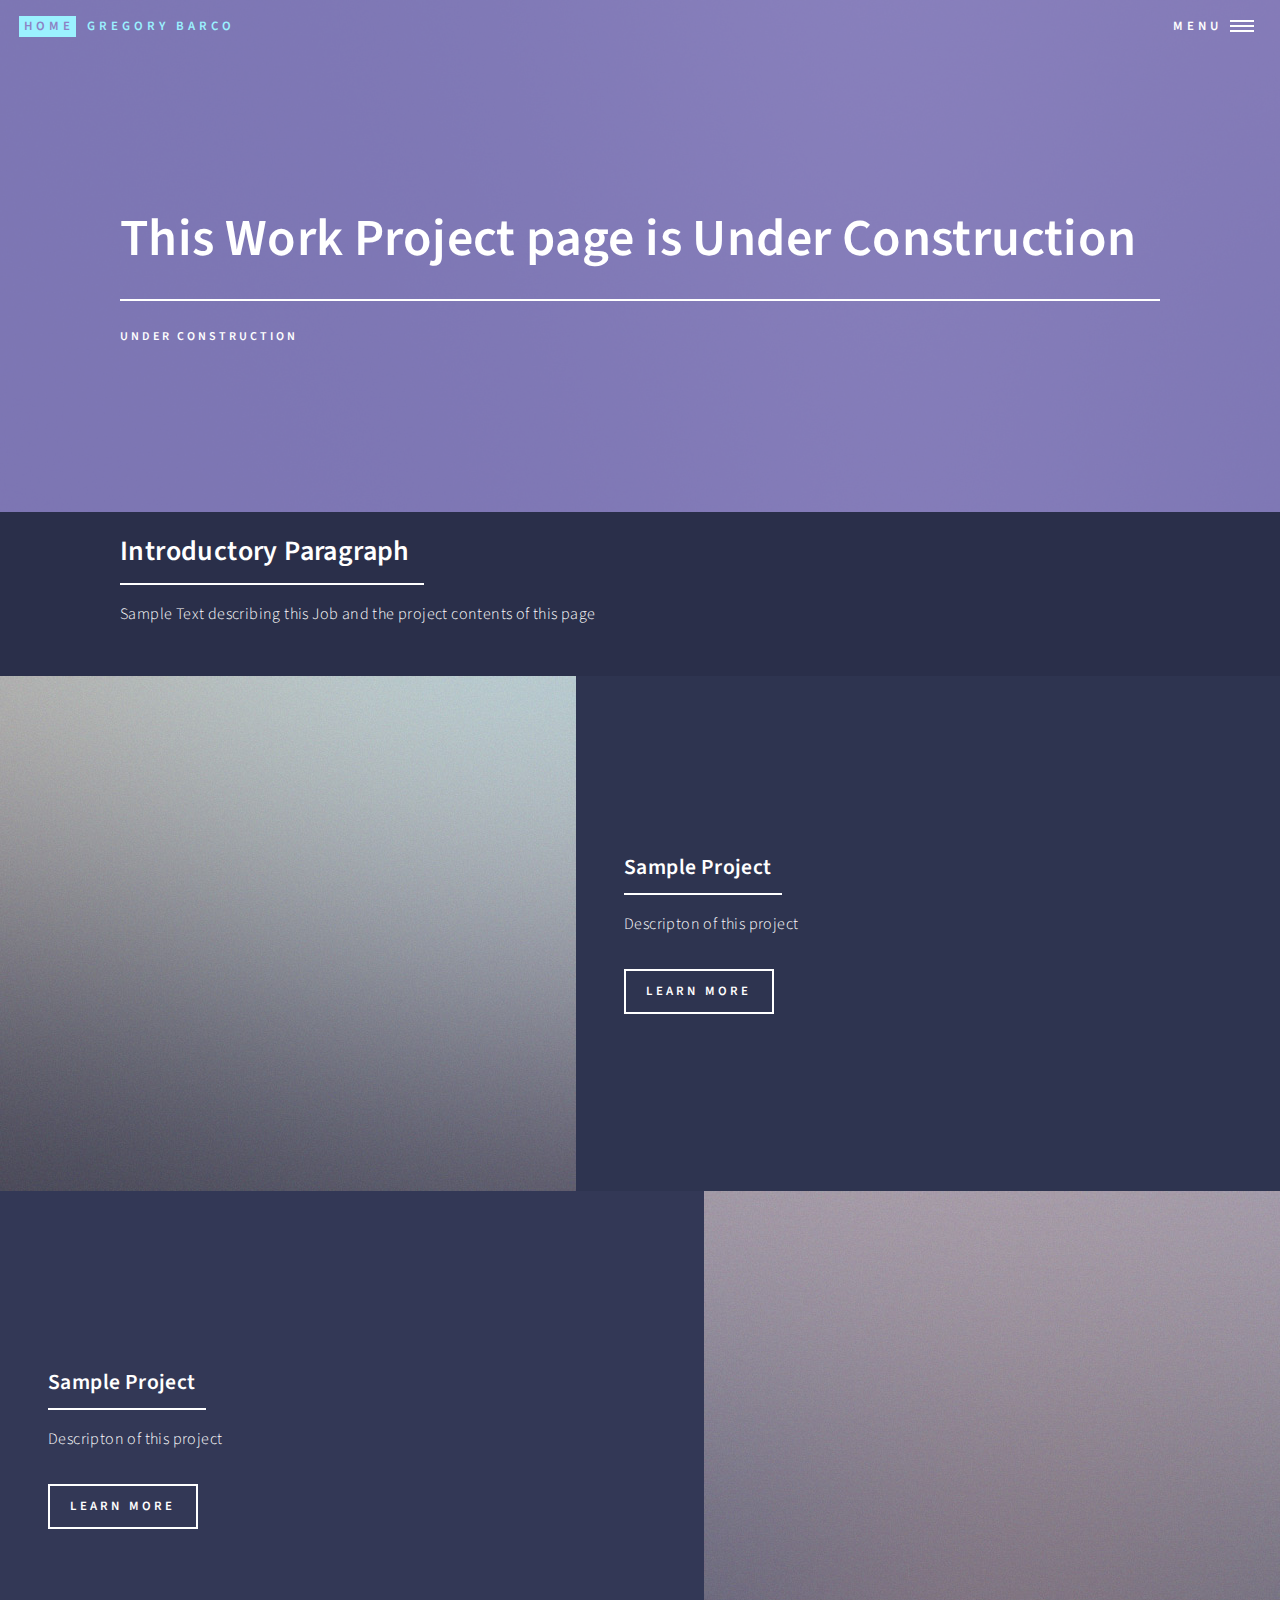
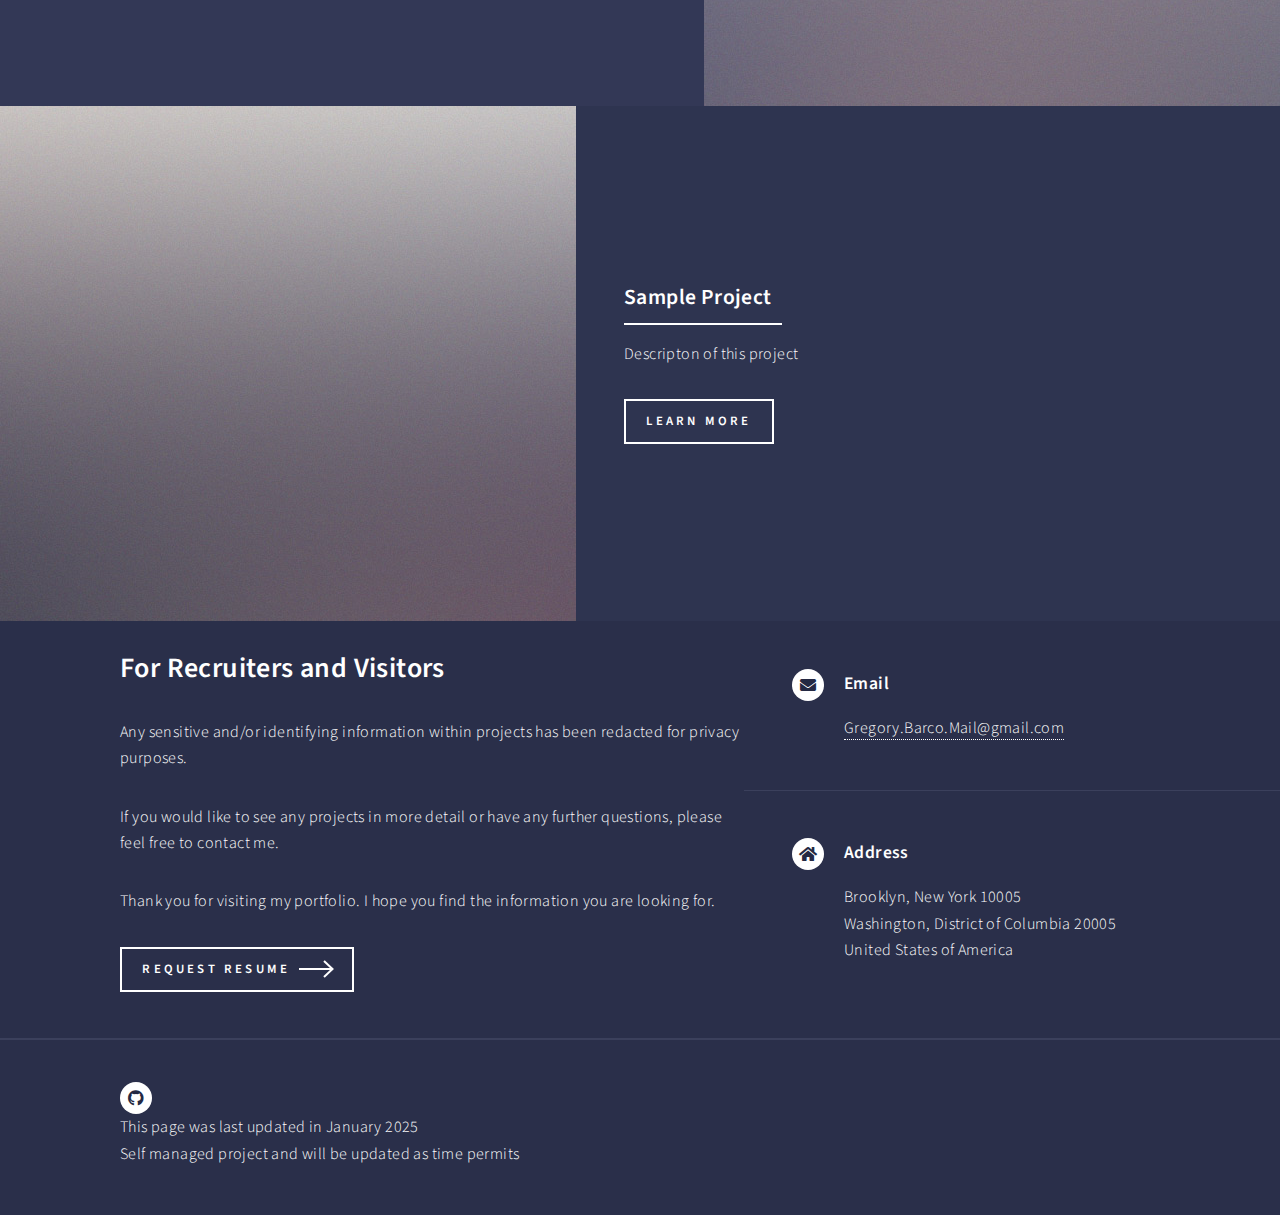
<file: UnderConstructionPage.html>
<!DOCTYPE HTML>
<html>


<head>
	<meta name="description" content="Gregory Barco's Portfolio">
	<meta name="keywords"
		content="Gregory Barco, Gregory, Barco, Portfolio, Gregory Barco Portfolio, Gregory Barco's Portfolio, Gregory Barco's Portfolio">

	<title>Gregory Barco's Portfolio</title>
	<meta charset="utf-8" />
	<meta name="viewport" content="width=device-width, initial-scale=1, user-scalable=no" />
	<link rel="stylesheet" href="assets/css/main.css" />
	<noscript>
		<link rel="stylesheet" href="assets/css/noscript.css" />
	</noscript>
</head>

<body class="is-preload">

	<!-- Wrapper -->
	<div id="wrapper">

		<!-- Header -->
		<!-- Note: The "styleN" class below should match that of the banner element. -->
		<header id="header" class="alt style2">
			<a href="index.html" class="logo"><strong>Home</strong> <span>Gregory Barco</span></a>
			<nav>
				<a href="#menu">Menu</a>
			</nav>
		</header>

		<!--Top right screen menu-->
		<nav id="menu">
			<ul class="links">
				<li><a href="index.html">Home</a></li>
				<li><a href="#contact" class="scrolly">For Recruiters | Resume</a></li>
				<li><a href="EducationSection.html">Education</a></li>

			</ul>
			<ul class="actions stacked">
				<li><a href="#Projects" class="button primary fit scrolly">Projects</a></li>
			</ul>
		</nav>

		<!-- Banner -->
		<!-- Note: The "styleN" class below should match that of the header element. -->
		<section id="banner" class="style2">
			<div class="inner">
				<span class="image">
					<img src="images/pic07.jpg" alt="" />
				</span>
				<header class="major">
					<h1>This Work Project page is Under Construction</h1>
				</header>
				<div class="content">
					<p>Under Construction</p>
				</div>
			</div>
		</section>

		<!-- Main -->
		<div id="main">

			<!-- One -->
			<section id="one">
				<div class="inner">
					<header class="major">
						<h2>Introductory Paragraph</h2>
					</header>
					<p>Sample Text describing this Job and the project contents of this page</p>
				</div>
			</section>

			<!-- Two -->
			<section id="two" class="spotlights">
				<section>
					<a href="ProjectDestination.html" class="image">
						<img src="images/pic08.jpg" alt="" data-position="center center" />
					</a>
					<div class="content">
						<div class="inner">
							<header class="major">
								<h3>Sample Project</h3>
							</header>
							<p>Descripton of this project</p>
							<ul class="actions">
								<li><a href="ProjectDestination.html" class="button">Learn more</a></li>
							</ul>
						</div>
					</div>
				</section>
				<section>
					<a href="ProjectDestination.html" class="image">
						<img src="images/pic09.jpg" alt="" data-position="top center" />
					</a>
					<div class="content">
						<div class="inner">
							<header class="major">
								<h3>Sample Project</h3>
							</header>
							<p>Descripton of this project</p>
							<ul class="actions">
								<li><a href="ProjectDestination.html" class="button">Learn more</a></li>
							</ul>
						</div>
					</div>
				</section>
				<section>
					<a href="ProjectDestination.html" class="image">
						<img src="images/pic10.jpg" alt="" data-position="25% 25%" />
					</a>
					<div class="content">
						<div class="inner">
							<header class="major">
								<h3>Sample Project</h3>
							</header>
							<p> Descripton of this project </p>
							<ul class="actions">
								<li><a href="ProjectDestination.html" class="button">Learn more</a></li>
							</ul>
						</div>
					</div>
				</section>
			</section>

			<!-- Footer, Closing Contact and Resume Req  -->
		<section id="contact">
			<div class="inner">
				<section>
					<form method="post" action="#">
						<div class="fields">
							
						</div>
							<h2>For Recruiters and Visitors</h2>
						</header>
						<p>Any sensitive and/or identifying information within projects has been redacted for
							privacy
							purposes.</p>
						<p>If you would like to see any projects in more detail or have any further questions,
							please
							feel
							free to contact me.</p>
						<p>Thank you for visiting my portfolio. I hope you find the information you are looking for.
						</p>
						<ul class="actions">
							<li><a href="https://drive.google.com/file/d/1zycHke4N35l391QtTmdmZ8RTZoseY5mX/view"
									class="button next" target="_blank">Request Resume</a></li>
						</ul>
						</form>
							
						
					</form>
				</section>
				<section class="split">
					<section>
						<div class="contact-method">
							<span class="icon solid alt fa-envelope"></span>
							<h4>Email</h4>
							<a href="mailto:gregory.barco.mail@gmail.com"
								target="_blank">Gregory.Barco.Mail@gmail.com</a>
						</div>
					</section>
					
					<section>
						<div class="contact-method">
							<span class="icon solid alt fa-home"></span>
							<h4>Address</h4>
							<span>Brooklyn, New York 10005<br>
								<span>Washington, District of Columbia 20005<br>
									United States of America</span>
						</div>
					</section>
					<br>
					
				</section>
			</div>
			</section>
			<!-- Footer -->
			<footer id="footer">
				<br>
				<div class="inner">
				<ul class="icons">
						<li><a href="https://github.com/gregorybarco" class="icon brands alt fa-github"><span class="label">GitHub</span></a> <br>This page was last updated in January 2025 <br> Self managed project and will be updated as time permits </li>
					</ul>
				</div>
			</footer>
		<!--End of Footer, Closing Contact and Resume Req-->

	</div>

	<!-- Scripts -->
	<script src="assets/js/jquery.min.js"></script>
	<script src="assets/js/jquery.scrolly.min.js"></script>
	<script src="assets/js/jquery.scrollex.min.js"></script>
	<script src="assets/js/browser.min.js"></script>
	<script src="assets/js/breakpoints.min.js"></script>
	<script src="assets/js/util.js"></script>
	<script src="assets/js/main.js"></script>

</body>

</html>
</file>
<file: assets/css/noscript.css>
/*
	Forty by HTML5 UP
	html5up.net | @ajlkn
	Free for personal and commercial use under the CCA 3.0 license (html5up.net/license)
*/

/* Banner */

	body.is-preload #banner:after {
		opacity: 0.85;
	}

	body.is-preload #banner > .inner {
		-moz-filter: none;
		-webkit-filter: none;
		-ms-filter: none;
		filter: none;
		-moz-transform: none;
		-webkit-transform: none;
		-ms-transform: none;
		transform: none;
		opacity: 1;
	}
</file>
<file: assets/css/main.css>
@import url(fontawesome-all.min.css);
@import url("https://fonts.googleapis.com/css?family=Source+Sans+Pro:300,300italic,600,600italic");

html, body, div, span, applet, object,
iframe, h1, h2, h3, h4, h5, h6, p, blockquote,
pre, a, abbr, acronym, address, big, cite,
code, del, dfn, em, img, ins, kbd, q, s, samp,
small, strike, strong, sub, sup, tt, var, b,
u, i, center, dl, dt, dd, ol, ul, li, fieldset,
form, label, legend, table, caption, tbody,
tfoot, thead, tr, th, td, article, aside,
canvas, details, embed, figure, figcaption,
footer, header, hgroup, menu, nav, output, ruby,
section, summary, time, mark, audio, video {
	margin: 0;
	padding: 0;
	border: 0;
	font-size: 100%;
	font: inherit;
	vertical-align: baseline;}

article, aside, details, figcaption, figure,
footer, header, hgroup, menu, nav, section {
	display: block;}

body {
	line-height: 1;
}

ol, ul {
	list-style: none;
}

blockquote, q {
	quotes: none;
}

	blockquote:before, blockquote:after, q:before, q:after {
		content: '';
		content: none;
	}

table {
	border-collapse: collapse;
	border-spacing: 0;
}

body {
	-webkit-text-size-adjust: none;
}

mark {
	background-color: transparent;
	color: inherit;
}

input::-moz-focus-inner {
	border: 0;
	padding: 0;
}

input, select, textarea {
	-moz-appearance: none;
	-webkit-appearance: none;
	-ms-appearance: none;
	appearance: none;
}

/* Basic */

	@-ms-viewport {
		width: device-width;
	}

	body {
		-ms-overflow-style: scrollbar;
	}

	@media screen and (max-width: 480px) {

		html, body {
			min-width: 320px;
		}

	}

	html {
		box-sizing: border-box;
	}

	*, *:before, *:after {
		box-sizing: inherit;
	}

	body {
		background: #242943;
	}

		body.is-preload *, body.is-preload *:before, body.is-preload *:after {
			-moz-animation: none !important;
			-webkit-animation: none !important;
			-ms-animation: none !important;
			animation: none !important;
			-moz-transition: none !important;
			-webkit-transition: none !important;
			-ms-transition: none !important;
			transition: none !important;
		}

/* Type */

	body, input, select, textarea {
		color: #ffffff;
		font-family: "Source Sans Pro", Helvetica, sans-serif;
		font-size: 17pt;
		font-weight: 300;
		letter-spacing: 0.025em;
		line-height: 1.65;
	}

		@media screen and (max-width: 1680px) {

			body, input, select, textarea {
				font-size: 14pt;
			}

		}

		@media screen and (max-width: 1280px) {

			body, input, select, textarea {
				font-size: 12pt;
			}

		}

		@media screen and (max-width: 360px) {

			body, input, select, textarea {
				font-size: 11pt;
			}

		}

	a {
		-moz-transition: color 0.2s ease-in-out, border-bottom-color 0.2s ease-in-out;
		-webkit-transition: color 0.2s ease-in-out, border-bottom-color 0.2s ease-in-out;
		-ms-transition: color 0.2s ease-in-out, border-bottom-color 0.2s ease-in-out;
		transition: color 0.2s ease-in-out, border-bottom-color 0.2s ease-in-out;
		border-bottom: dotted 1px;
		color: inherit;
		text-decoration: none;
	}

		a:hover {
			border-bottom-color: transparent;
			color: #9bf1ff !important;
		}

		a:active {
			color: #53e3fb !important;
		}

	strong, b {
		color: #ffffff;
		font-weight: 600;
	}

	em, i {
		font-style: italic;
	}

	p {
		margin: 0 0 2em 0;
	}

	h1, h2, h3, h4, h5, h6 {
		color: #ffffff;
		font-weight: 600;
		line-height: 1.65;
		margin: 0 0 1em 0;
	}

		h1 a, h2 a, h3 a, h4 a, h5 a, h6 a {
			color: inherit;
			border-bottom: 0;
		}

	h1 {
		font-size: 2.5em;
	}

	h2 {
		font-size: 1.75em;
	}

	h3 {
		font-size: 1.35em;
	}

	h4 {
		font-size: 1.1em;
	}

	h5 {
		font-size: 0.9em;
	}

	h6 {
		font-size: 0.7em;
	}

	@media screen and (max-width: 736px) {

		h1 {
			font-size: 2em;
		}

		h2 {
			font-size: 1.5em;
		}

		h3 {
			font-size: 1.25em;
		}

	}

	sub {
		font-size: 0.8em;
		position: relative;
		top: 0.5em;
	}

	sup {
		font-size: 0.8em;
		position: relative;
		top: -0.5em;
	}

	blockquote {
		border-left: solid 4px rgba(212, 212, 255, 0.1);
		font-style: italic;
		margin: 0 0 2em 0;
		padding: 0.5em 0 0.5em 2em;
	}

	code {
		background: rgba(212, 212, 255, 0.035);
		font-family: "Courier New", monospace;
		font-size: 0.9em;
		margin: 0 0.25em;
		padding: 0.25em 0.65em;
	}

	pre {
		-webkit-overflow-scrolling: touch;
		font-family: "Courier New", monospace;
		font-size: 0.9em;
		margin: 0 0 2em 0;
	}

		pre code {
			display: block;
			line-height: 1.75;
			padding: 1em 1.5em;
			overflow-x: auto;
		}

	hr {
		border: 0;
		border-bottom: solid 1px rgba(212, 212, 255, 0.1);
		margin: 2em 0;
	}

		hr.major {
			margin: 3em 0;
		}

	.align-left {
		text-align: left;
	}

	.align-center {
		text-align: center;
	}

	.align-right {
		text-align: right;
	}

/* Row */

	.row {
		display: flex;
		flex-wrap: wrap;
		box-sizing: border-box;
		align-items: stretch;
	}

		.row > * {
			box-sizing: border-box;
		}

		.row.gtr-uniform > * > :last-child {
			margin-bottom: 0;
		}

		.row.aln-left {
			justify-content: flex-start;
		}

		.row.aln-center {
			justify-content: center;
		}

		.row.aln-right {
			justify-content: flex-end;
		}

		.row.aln-top {
			align-items: flex-start;
		}

		.row.aln-middle {
			align-items: center;
		}

		.row.aln-bottom {
			align-items: flex-end;
		}

		.row > .imp {
			order: -1;
		}

		.row > .col-1 {
			width: 8.33333%;
		}

		.row > .off-1 {
			margin-left: 8.33333%;
		}

		.row > .col-2 {
			width: 16.66667%;
		}

		.row > .off-2 {
			margin-left: 16.66667%;
		}

		.row > .col-3 {
			width: 25%;
		}

		.row > .off-3 {
			margin-left: 25%;
		}

		.row > .col-4 {
			width: 33.33333%;
		}

		.row > .off-4 {
			margin-left: 33.33333%;
		}

		.row > .col-5 {
			width: 41.66667%;
		}

		.row > .off-5 {
			margin-left: 41.66667%;
		}

		.row > .col-6 {
			width: 50%;
		}

		.row > .off-6 {
			margin-left: 50%;
		}

		.row > .col-7 {
			width: 58.33333%;
		}

		.row > .off-7 {
			margin-left: 58.33333%;
		}

		.row > .col-8 {
			width: 66.66667%;
		}

		.row > .off-8 {
			margin-left: 66.66667%;
		}

		.row > .col-9 {
			width: 75%;
		}

		.row > .off-9 {
			margin-left: 75%;
		}

		.row > .col-10 {
			width: 83.33333%;
		}

		.row > .off-10 {
			margin-left: 83.33333%;
		}

		.row > .col-11 {
			width: 91.66667%;
		}

		.row > .off-11 {
			margin-left: 91.66667%;
		}

		.row > .col-12 {
			width: 100%;
		}

		.row > .off-12 {
			margin-left: 100%;
		}

		.row.gtr-0 {
			margin-top: 0;
			margin-left: 0em;
		}

			.row.gtr-0 > * {
				padding: 0 0 0 0em;
			}

			.row.gtr-0.gtr-uniform {
				margin-top: 0em;
			}

				.row.gtr-0.gtr-uniform > * {
					padding-top: 0em;
				}

		.row.gtr-25 {
			margin-top: 0;
			margin-left: -0.5em;
		}

			.row.gtr-25 > * {
				padding: 0 0 0 0.5em;
			}

			.row.gtr-25.gtr-uniform {
				margin-top: -0.5em;
			}

				.row.gtr-25.gtr-uniform > * {
					padding-top: 0.5em;
				}

		.row.gtr-50 {
			margin-top: 0;
			margin-left: -1em;
		}

			.row.gtr-50 > * {
				padding: 0 0 0 1em;
			}

			.row.gtr-50.gtr-uniform {
				margin-top: -1em;
			}

				.row.gtr-50.gtr-uniform > * {
					padding-top: 1em;
				}

		.row {
			margin-top: 0;
			margin-left: -2em;
		}

			.row > * {
				padding: 0 0 0 2em;
			}

			.row.gtr-uniform {
				margin-top: -2em;
			}

				.row.gtr-uniform > * {
					padding-top: 2em;
				}

		.row.gtr-150 {
			margin-top: 0;
			margin-left: -3em;
		}

			.row.gtr-150 > * {
				padding: 0 0 0 3em;
			}

			.row.gtr-150.gtr-uniform {
				margin-top: -3em;
			}

				.row.gtr-150.gtr-uniform > * {
					padding-top: 3em;
				}

		.row.gtr-200 {
			margin-top: 0;
			margin-left: -4em;
		}

			.row.gtr-200 > * {
				padding: 0 0 0 4em;
			}

			.row.gtr-200.gtr-uniform {
				margin-top: -4em;
			}

				.row.gtr-200.gtr-uniform > * {
					padding-top: 4em;
				}

		@media screen and (max-width: 1680px) {

			.row {
				display: flex;
				flex-wrap: wrap;
				box-sizing: border-box;
				align-items: stretch;
			}

				.row > * {
					box-sizing: border-box;
				}

				.row.gtr-uniform > * > :last-child {
					margin-bottom: 0;
				}

				.row.aln-left {
					justify-content: flex-start;
				}

				.row.aln-center {
					justify-content: center;
				}

				.row.aln-right {
					justify-content: flex-end;
				}

				.row.aln-top {
					align-items: flex-start;
				}

				.row.aln-middle {
					align-items: center;
				}

				.row.aln-bottom {
					align-items: flex-end;
				}

				.row > .imp-xlarge {
					order: -1;
				}

				.row > .col-1-xlarge {
					width: 8.33333%;
				}

				.row > .off-1-xlarge {
					margin-left: 8.33333%;
				}

				.row > .col-2-xlarge {
					width: 16.66667%;
				}

				.row > .off-2-xlarge {
					margin-left: 16.66667%;
				}

				.row > .col-3-xlarge {
					width: 25%;
				}

				.row > .off-3-xlarge {
					margin-left: 25%;
				}

				.row > .col-4-xlarge {
					width: 33.33333%;
				}

				.row > .off-4-xlarge {
					margin-left: 33.33333%;
				}

				.row > .col-5-xlarge {
					width: 41.66667%;
				}

				.row > .off-5-xlarge {
					margin-left: 41.66667%;
				}

				.row > .col-6-xlarge {
					width: 50%;
				}

				.row > .off-6-xlarge {
					margin-left: 50%;
				}

				.row > .col-7-xlarge {
					width: 58.33333%;
				}

				.row > .off-7-xlarge {
					margin-left: 58.33333%;
				}

				.row > .col-8-xlarge {
					width: 66.66667%;
				}

				.row > .off-8-xlarge {
					margin-left: 66.66667%;
				}

				.row > .col-9-xlarge {
					width: 75%;
				}

				.row > .off-9-xlarge {
					margin-left: 75%;
				}

				.row > .col-10-xlarge {
					width: 83.33333%;
				}

				.row > .off-10-xlarge {
					margin-left: 83.33333%;
				}

				.row > .col-11-xlarge {
					width: 91.66667%;
				}

				.row > .off-11-xlarge {
					margin-left: 91.66667%;
				}

				.row > .col-12-xlarge {
					width: 100%;
				}

				.row > .off-12-xlarge {
					margin-left: 100%;
				}

				.row.gtr-0 {
					margin-top: 0;
					margin-left: 0em;
				}

					.row.gtr-0 > * {
						padding: 0 0 0 0em;
					}

					.row.gtr-0.gtr-uniform {
						margin-top: 0em;
					}

						.row.gtr-0.gtr-uniform > * {
							padding-top: 0em;
						}

				.row.gtr-25 {
					margin-top: 0;
					margin-left: -0.5em;
				}

					.row.gtr-25 > * {
						padding: 0 0 0 0.5em;
					}

					.row.gtr-25.gtr-uniform {
						margin-top: -0.5em;
					}

						.row.gtr-25.gtr-uniform > * {
							padding-top: 0.5em;
						}

				.row.gtr-50 {
					margin-top: 0;
					margin-left: -1em;
				}

					.row.gtr-50 > * {
						padding: 0 0 0 1em;
					}

					.row.gtr-50.gtr-uniform {
						margin-top: -1em;
					}

						.row.gtr-50.gtr-uniform > * {
							padding-top: 1em;
						}

				.row {
					margin-top: 0;
					margin-left: -2em;
				}

					.row > * {
						padding: 0 0 0 2em;
					}

					.row.gtr-uniform {
						margin-top: -2em;
					}

						.row.gtr-uniform > * {
							padding-top: 2em;
						}

				.row.gtr-150 {
					margin-top: 0;
					margin-left: -3em;
				}

					.row.gtr-150 > * {
						padding: 0 0 0 3em;
					}

					.row.gtr-150.gtr-uniform {
						margin-top: -3em;
					}

						.row.gtr-150.gtr-uniform > * {
							padding-top: 3em;
						}

				.row.gtr-200 {
					margin-top: 0;
					margin-left: -4em;
				}

					.row.gtr-200 > * {
						padding: 0 0 0 4em;
					}

					.row.gtr-200.gtr-uniform {
						margin-top: -4em;
					}

						.row.gtr-200.gtr-uniform > * {
							padding-top: 4em;
						}

		}

		@media screen and (max-width: 1280px) {

			.row {
				display: flex;
				flex-wrap: wrap;
				box-sizing: border-box;
				align-items: stretch;
			}

				.row > * {
					box-sizing: border-box;
				}

				.row.gtr-uniform > * > :last-child {
					margin-bottom: 0;
				}

				.row.aln-left {
					justify-content: flex-start;
				}

				.row.aln-center {
					justify-content: center;
				}

				.row.aln-right {
					justify-content: flex-end;
				}

				.row.aln-top {
					align-items: flex-start;
				}

				.row.aln-middle {
					align-items: center;
				}

				.row.aln-bottom {
					align-items: flex-end;
				}

				.row > .imp-large {
					order: -1;
				}

				.row > .col-1-large {
					width: 8.33333%;
				}

				.row > .off-1-large {
					margin-left: 8.33333%;
				}

				.row > .col-2-large {
					width: 16.66667%;
				}

				.row > .off-2-large {
					margin-left: 16.66667%;
				}

				.row > .col-3-large {
					width: 25%;
				}

				.row > .off-3-large {
					margin-left: 25%;
				}

				.row > .col-4-large {
					width: 33.33333%;
				}

				.row > .off-4-large {
					margin-left: 33.33333%;
				}

				.row > .col-5-large {
					width: 41.66667%;
				}

				.row > .off-5-large {
					margin-left: 41.66667%;
				}

				.row > .col-6-large {
					width: 50%;
				}

				.row > .off-6-large {
					margin-left: 50%;
				}

				.row > .col-7-large {
					width: 58.33333%;
				}

				.row > .off-7-large {
					margin-left: 58.33333%;
				}

				.row > .col-8-large {
					width: 66.66667%;
				}

				.row > .off-8-large {
					margin-left: 66.66667%;
				}

				.row > .col-9-large {
					width: 75%;
				}

				.row > .off-9-large {
					margin-left: 75%;
				}

				.row > .col-10-large {
					width: 83.33333%;
				}

				.row > .off-10-large {
					margin-left: 83.33333%;
				}

				.row > .col-11-large {
					width: 91.66667%;
				}

				.row > .off-11-large {
					margin-left: 91.66667%;
				}

				.row > .col-12-large {
					width: 100%;
				}

				.row > .off-12-large {
					margin-left: 100%;
				}

				.row.gtr-0 {
					margin-top: 0;
					margin-left: 0em;
				}

					.row.gtr-0 > * {
						padding: 0 0 0 0em;
					}

					.row.gtr-0.gtr-uniform {
						margin-top: 0em;
					}

						.row.gtr-0.gtr-uniform > * {
							padding-top: 0em;
						}

				.row.gtr-25 {
					margin-top: 0;
					margin-left: -0.375em;
				}

					.row.gtr-25 > * {
						padding: 0 0 0 0.375em;
					}

					.row.gtr-25.gtr-uniform {
						margin-top: -0.375em;
					}

						.row.gtr-25.gtr-uniform > * {
							padding-top: 0.375em;
						}

				.row.gtr-50 {
					margin-top: 0;
					margin-left: -0.75em;
				}

					.row.gtr-50 > * {
						padding: 0 0 0 0.75em;
					}

					.row.gtr-50.gtr-uniform {
						margin-top: -0.75em;
					}

						.row.gtr-50.gtr-uniform > * {
							padding-top: 0.75em;
						}

				.row {
					margin-top: 0;
					margin-left: -1.5em;
				}

					.row > * {
						padding: 0 0 0 1.5em;
					}

					.row.gtr-uniform {
						margin-top: -1.5em;
					}

						.row.gtr-uniform > * {
							padding-top: 1.5em;
						}

				.row.gtr-150 {
					margin-top: 0;
					margin-left: -2.25em;
				}

					.row.gtr-150 > * {
						padding: 0 0 0 2.25em;
					}

					.row.gtr-150.gtr-uniform {
						margin-top: -2.25em;
					}

						.row.gtr-150.gtr-uniform > * {
							padding-top: 2.25em;
						}

				.row.gtr-200 {
					margin-top: 0;
					margin-left: -3em;
				}

					.row.gtr-200 > * {
						padding: 0 0 0 3em;
					}

					.row.gtr-200.gtr-uniform {
						margin-top: -3em;
					}

						.row.gtr-200.gtr-uniform > * {
							padding-top: 3em;
						}

		}

		@media screen and (max-width: 980px) {

			.row {
				display: flex;
				flex-wrap: wrap;
				box-sizing: border-box;
				align-items: stretch;
			}

				.row > * {
					box-sizing: border-box;
				}

				.row.gtr-uniform > * > :last-child {
					margin-bottom: 0;
				}

				.row.aln-left {
					justify-content: flex-start;
				}

				.row.aln-center {
					justify-content: center;
				}

				.row.aln-right {
					justify-content: flex-end;
				}

				.row.aln-top {
					align-items: flex-start;
				}

				.row.aln-middle {
					align-items: center;
				}

				.row.aln-bottom {
					align-items: flex-end;
				}

				.row > .imp-medium {
					order: -1;
				}

				.row > .col-1-medium {
					width: 8.33333%;
				}

				.row > .off-1-medium {
					margin-left: 8.33333%;
				}

				.row > .col-2-medium {
					width: 16.66667%;
				}

				.row > .off-2-medium {
					margin-left: 16.66667%;
				}

				.row > .col-3-medium {
					width: 25%;
				}

				.row > .off-3-medium {
					margin-left: 25%;
				}

				.row > .col-4-medium {
					width: 33.33333%;
				}

				.row > .off-4-medium {
					margin-left: 33.33333%;
				}

				.row > .col-5-medium {
					width: 41.66667%;
				}

				.row > .off-5-medium {
					margin-left: 41.66667%;
				}

				.row > .col-6-medium {
					width: 50%;
				}

				.row > .off-6-medium {
					margin-left: 50%;
				}

				.row > .col-7-medium {
					width: 58.33333%;
				}

				.row > .off-7-medium {
					margin-left: 58.33333%;
				}

				.row > .col-8-medium {
					width: 66.66667%;
				}

				.row > .off-8-medium {
					margin-left: 66.66667%;
				}

				.row > .col-9-medium {
					width: 75%;
				}

				.row > .off-9-medium {
					margin-left: 75%;
				}

				.row > .col-10-medium {
					width: 83.33333%;
				}

				.row > .off-10-medium {
					margin-left: 83.33333%;
				}

				.row > .col-11-medium {
					width: 91.66667%;
				}

				.row > .off-11-medium {
					margin-left: 91.66667%;
				}

				.row > .col-12-medium {
					width: 100%;
				}

				.row > .off-12-medium {
					margin-left: 100%;
				}

				.row.gtr-0 {
					margin-top: 0;
					margin-left: 0em;
				}

					.row.gtr-0 > * {
						padding: 0 0 0 0em;
					}

					.row.gtr-0.gtr-uniform {
						margin-top: 0em;
					}

						.row.gtr-0.gtr-uniform > * {
							padding-top: 0em;
						}

				.row.gtr-25 {
					margin-top: 0;
					margin-left: -0.375em;
				}

					.row.gtr-25 > * {
						padding: 0 0 0 0.375em;
					}

					.row.gtr-25.gtr-uniform {
						margin-top: -0.375em;
					}

						.row.gtr-25.gtr-uniform > * {
							padding-top: 0.375em;
						}

				.row.gtr-50 {
					margin-top: 0;
					margin-left: -0.75em;
				}

					.row.gtr-50 > * {
						padding: 0 0 0 0.75em;
					}

					.row.gtr-50.gtr-uniform {
						margin-top: -0.75em;
					}

						.row.gtr-50.gtr-uniform > * {
							padding-top: 0.75em;
						}

				.row {
					margin-top: 0;
					margin-left: -1.5em;
				}

					.row > * {
						padding: 0 0 0 1.5em;
					}

					.row.gtr-uniform {
						margin-top: -1.5em;
					}

						.row.gtr-uniform > * {
							padding-top: 1.5em;
						}

				.row.gtr-150 {
					margin-top: 0;
					margin-left: -2.25em;
				}

					.row.gtr-150 > * {
						padding: 0 0 0 2.25em;
					}

					.row.gtr-150.gtr-uniform {
						margin-top: -2.25em;
					}

						.row.gtr-150.gtr-uniform > * {
							padding-top: 2.25em;
						}

				.row.gtr-200 {
					margin-top: 0;
					margin-left: -3em;
				}

					.row.gtr-200 > * {
						padding: 0 0 0 3em;
					}

					.row.gtr-200.gtr-uniform {
						margin-top: -3em;
					}

						.row.gtr-200.gtr-uniform > * {
							padding-top: 3em;
						}

		}

		@media screen and (max-width: 736px) {

			.row {
				display: flex;
				flex-wrap: wrap;
				box-sizing: border-box;
				align-items: stretch;
			}

				.row > * {
					box-sizing: border-box;
				}

				.row.gtr-uniform > * > :last-child {
					margin-bottom: 0;
				}

				.row.aln-left {
					justify-content: flex-start;
				}

				.row.aln-center {
					justify-content: center;
				}

				.row.aln-right {
					justify-content: flex-end;
				}

				.row.aln-top {
					align-items: flex-start;
				}

				.row.aln-middle {
					align-items: center;
				}

				.row.aln-bottom {
					align-items: flex-end;
				}

				.row > .imp-small {
					order: -1;
				}

				.row > .col-1-small {
					width: 8.33333%;
				}

				.row > .off-1-small {
					margin-left: 8.33333%;
				}

				.row > .col-2-small {
					width: 16.66667%;
				}

				.row > .off-2-small {
					margin-left: 16.66667%;
				}

				.row > .col-3-small {
					width: 25%;
				}

				.row > .off-3-small {
					margin-left: 25%;
				}

				.row > .col-4-small {
					width: 33.33333%;
				}

				.row > .off-4-small {
					margin-left: 33.33333%;
				}

				.row > .col-5-small {
					width: 41.66667%;
				}

				.row > .off-5-small {
					margin-left: 41.66667%;
				}

				.row > .col-6-small {
					width: 50%;
				}

				.row > .off-6-small {
					margin-left: 50%;
				}

				.row > .col-7-small {
					width: 58.33333%;
				}

				.row > .off-7-small {
					margin-left: 58.33333%;
				}

				.row > .col-8-small {
					width: 66.66667%;
				}

				.row > .off-8-small {
					margin-left: 66.66667%;
				}

				.row > .col-9-small {
					width: 75%;
				}

				.row > .off-9-small {
					margin-left: 75%;
				}

				.row > .col-10-small {
					width: 83.33333%;
				}

				.row > .off-10-small {
					margin-left: 83.33333%;
				}

				.row > .col-11-small {
					width: 91.66667%;
				}

				.row > .off-11-small {
					margin-left: 91.66667%;
				}

				.row > .col-12-small {
					width: 100%;
				}

				.row > .off-12-small {
					margin-left: 100%;
				}

				.row.gtr-0 {
					margin-top: 0;
					margin-left: 0em;
				}

					.row.gtr-0 > * {
						padding: 0 0 0 0em;
					}

					.row.gtr-0.gtr-uniform {
						margin-top: 0em;
					}

						.row.gtr-0.gtr-uniform > * {
							padding-top: 0em;
						}

				.row.gtr-25 {
					margin-top: 0;
					margin-left: -0.3125em;
				}

					.row.gtr-25 > * {
						padding: 0 0 0 0.3125em;
					}

					.row.gtr-25.gtr-uniform {
						margin-top: -0.3125em;
					}

						.row.gtr-25.gtr-uniform > * {
							padding-top: 0.3125em;
						}

				.row.gtr-50 {
					margin-top: 0;
					margin-left: -0.625em;
				}

					.row.gtr-50 > * {
						padding: 0 0 0 0.625em;
					}

					.row.gtr-50.gtr-uniform {
						margin-top: -0.625em;
					}

						.row.gtr-50.gtr-uniform > * {
							padding-top: 0.625em;
						}

				.row {
					margin-top: 0;
					margin-left: -1.25em;
				}

					.row > * {
						padding: 0 0 0 1.25em;
					}

					.row.gtr-uniform {
						margin-top: -1.25em;
					}

						.row.gtr-uniform > * {
							padding-top: 1.25em;
						}

				.row.gtr-150 {
					margin-top: 0;
					margin-left: -1.875em;
				}

					.row.gtr-150 > * {
						padding: 0 0 0 1.875em;
					}

					.row.gtr-150.gtr-uniform {
						margin-top: -1.875em;
					}

						.row.gtr-150.gtr-uniform > * {
							padding-top: 1.875em;
						}

				.row.gtr-200 {
					margin-top: 0;
					margin-left: -2.5em;
				}

					.row.gtr-200 > * {
						padding: 0 0 0 2.5em;
					}

					.row.gtr-200.gtr-uniform {
						margin-top: -2.5em;
					}

						.row.gtr-200.gtr-uniform > * {
							padding-top: 2.5em;
						}

		}

		@media screen and (max-width: 480px) {

			.row {
				display: flex;
				flex-wrap: wrap;
				box-sizing: border-box;
				align-items: stretch;
			}

				.row > * {
					box-sizing: border-box;
				}

				.row.gtr-uniform > * > :last-child {
					margin-bottom: 0;
				}

				.row.aln-left {
					justify-content: flex-start;
				}

				.row.aln-center {
					justify-content: center;
				}

				.row.aln-right {
					justify-content: flex-end;
				}

				.row.aln-top {
					align-items: flex-start;
				}

				.row.aln-middle {
					align-items: center;
				}

				.row.aln-bottom {
					align-items: flex-end;
				}

				.row > .imp-xsmall {
					order: -1;
				}

				.row > .col-1-xsmall {
					width: 8.33333%;
				}

				.row > .off-1-xsmall {
					margin-left: 8.33333%;
				}

				.row > .col-2-xsmall {
					width: 16.66667%;
				}

				.row > .off-2-xsmall {
					margin-left: 16.66667%;
				}

				.row > .col-3-xsmall {
					width: 25%;
				}

				.row > .off-3-xsmall {
					margin-left: 25%;
				}

				.row > .col-4-xsmall {
					width: 33.33333%;
				}

				.row > .off-4-xsmall {
					margin-left: 33.33333%;
				}

				.row > .col-5-xsmall {
					width: 41.66667%;
				}

				.row > .off-5-xsmall {
					margin-left: 41.66667%;
				}

				.row > .col-6-xsmall {
					width: 50%;
				}

				.row > .off-6-xsmall {
					margin-left: 50%;
				}

				.row > .col-7-xsmall {
					width: 58.33333%;
				}

				.row > .off-7-xsmall {
					margin-left: 58.33333%;
				}

				.row > .col-8-xsmall {
					width: 66.66667%;
				}

				.row > .off-8-xsmall {
					margin-left: 66.66667%;
				}

				.row > .col-9-xsmall {
					width: 75%;
				}

				.row > .off-9-xsmall {
					margin-left: 75%;
				}

				.row > .col-10-xsmall {
					width: 83.33333%;
				}

				.row > .off-10-xsmall {
					margin-left: 83.33333%;
				}

				.row > .col-11-xsmall {
					width: 91.66667%;
				}

				.row > .off-11-xsmall {
					margin-left: 91.66667%;
				}

				.row > .col-12-xsmall {
					width: 100%;
				}

				.row > .off-12-xsmall {
					margin-left: 100%;
				}

				.row.gtr-0 {
					margin-top: 0;
					margin-left: 0em;
				}

					.row.gtr-0 > * {
						padding: 0 0 0 0em;
					}

					.row.gtr-0.gtr-uniform {
						margin-top: 0em;
					}

						.row.gtr-0.gtr-uniform > * {
							padding-top: 0em;
						}

				.row.gtr-25 {
					margin-top: 0;
					margin-left: -0.3125em;
				}

					.row.gtr-25 > * {
						padding: 0 0 0 0.3125em;
					}

					.row.gtr-25.gtr-uniform {
						margin-top: -0.3125em;
					}

						.row.gtr-25.gtr-uniform > * {
							padding-top: 0.3125em;
						}

				.row.gtr-50 {
					margin-top: 0;
					margin-left: -0.625em;
				}

					.row.gtr-50 > * {
						padding: 0 0 0 0.625em;
					}

					.row.gtr-50.gtr-uniform {
						margin-top: -0.625em;
					}

						.row.gtr-50.gtr-uniform > * {
							padding-top: 0.625em;
						}

				.row {
					margin-top: 0;
					margin-left: -1.25em;
				}

					.row > * {
						padding: 0 0 0 1.25em;
					}

					.row.gtr-uniform {
						margin-top: -1.25em;
					}

						.row.gtr-uniform > * {
							padding-top: 1.25em;
						}

				.row.gtr-150 {
					margin-top: 0;
					margin-left: -1.875em;
				}

					.row.gtr-150 > * {
						padding: 0 0 0 1.875em;
					}

					.row.gtr-150.gtr-uniform {
						margin-top: -1.875em;
					}

						.row.gtr-150.gtr-uniform > * {
							padding-top: 1.875em;
						}

				.row.gtr-200 {
					margin-top: 0;
					margin-left: -2.5em;
				}

					.row.gtr-200 > * {
						padding: 0 0 0 2.5em;
					}

					.row.gtr-200.gtr-uniform {
						margin-top: -2.5em;
					}

						.row.gtr-200.gtr-uniform > * {
							padding-top: 2.5em;
						}

		}

/* Section/Article */

	section.special, article.special {
		text-align: center;
	}

	header.major {
		width: -moz-max-content;
		width: -webkit-max-content;
		width: -ms-max-content;
		width: max-content;
		margin-bottom: 1em;
	}

		header.major > :first-child {
			margin-bottom: 0;
			width: calc(100% + 0.5em);
		}

			header.major > :first-child:after {
				content: '';
				background-color: #ffffff;
				display: block;
				height: 2px;
				margin: 0.325em 0 0.5em 0;
				width: 100%;
			}

		header.major > p {
			font-size: 0.7em;
			font-weight: 600;
			letter-spacing: 0.25em;
			margin-bottom: 0;
			text-transform: uppercase;
		}

		body.is-ie header.major > :first-child:after {
			max-width: 9em;
		}

		body.is-ie header.major > h1:after {
			max-width: 100% !important;
		}

	@media screen and (max-width: 736px) {

		header.major > p br {
			display: none;
		}

	}

/* Form */

	form {
		margin: 0 0 2em 0;
	}

		form > :last-child {
			margin-bottom: 0;
		}

		form > .fields {
			display: -moz-flex;
			display: -webkit-flex;
			display: -ms-flex;
			display: flex;
			-moz-flex-wrap: wrap;
			-webkit-flex-wrap: wrap;
			-ms-flex-wrap: wrap;
			flex-wrap: wrap;
			width: calc(100% + 3em);
			margin: -1.5em 0 2em -1.5em;
		}

			form > .fields > .field {
				-moz-flex-grow: 0;
				-webkit-flex-grow: 0;
				-ms-flex-grow: 0;
				flex-grow: 0;
				-moz-flex-shrink: 0;
				-webkit-flex-shrink: 0;
				-ms-flex-shrink: 0;
				flex-shrink: 0;
				padding: 1.5em 0 0 1.5em;
				width: calc(100% - 1.5em);
			}

				form > .fields > .field.half {
					width: calc(50% - 0.75em);
				}

				form > .fields > .field.third {
					width: calc(100%/3 - 0.5em);
				}

				form > .fields > .field.quarter {
					width: calc(25% - 0.375em);
				}

		@media screen and (max-width: 480px) {

			form > .fields {
				width: calc(100% + 3em);
				margin: -1.5em 0 2em -1.5em;
			}

				form > .fields > .field {
					padding: 1.5em 0 0 1.5em;
					width: calc(100% - 1.5em);
				}

					form > .fields > .field.half {
						width: calc(100% - 1.5em);
					}

					form > .fields > .field.third {
						width: calc(100% - 1.5em);
					}

					form > .fields > .field.quarter {
						width: calc(100% - 1.5em);
					}

		}

	label {
		color: #ffffff;
		display: block;
		font-size: 0.8em;
		font-weight: 600;
		letter-spacing: 0.25em;
		margin: 0 0 1em 0;
		text-transform: uppercase;
	}

	
	select,
	textarea {
		-moz-appearance: none;
		-webkit-appearance: none;
		-ms-appearance: none;
		appearance: none;
		background: rgba(212, 212, 255, 0.035);
		border: none;
		border-radius: 0;
		color: inherit;
		display: block;
		outline: 0;
		padding: 0 1em;
		text-decoration: none;
		width: 100%;
	}

		
		

	select {
		background-image: url("data:image/svg+xml;charset=utf8,%3Csvg xmlns='http://www.w3.org/2000/svg' width='40' height='40' preserveAspectRatio='none' viewBox='0 0 40 40'%3E%3Cpath d='M9.4,12.3l10.4,10.4l10.4-10.4c0.2-0.2,0.5-0.4,0.9-0.4c0.3,0,0.6,0.1,0.9,0.4l3.3,3.3c0.2,0.2,0.4,0.5,0.4,0.9 c0,0.4-0.1,0.6-0.4,0.9L20.7,31.9c-0.2,0.2-0.5,0.4-0.9,0.4c-0.3,0-0.6-0.1-0.9-0.4L4.3,17.3c-0.2-0.2-0.4-0.5-0.4-0.9 c0-0.4,0.1-0.6,0.4-0.9l3.3-3.3c0.2-0.2,0.5-0.4,0.9-0.4S9.1,12.1,9.4,12.3z' fill='rgba(212, 212, 255, 0.1)' /%3E%3C/svg%3E");
		background-size: 1.25rem;
		background-repeat: no-repeat;
		background-position: calc(100% - 1rem) center;
		height: 2.75em;
		padding-right: 2.75em;
		text-overflow: ellipsis;
	}

		select option {
			color: #ffffff;
			background: #242943;
		}

		select:focus::-ms-value {
			background-color: transparent;
		}

		select::-ms-expand {
			display: none;
		}

	
	textarea {
		padding: 0.75em 1em;
	}

	input[type="checkbox"],
	input[type="radio"] {
		-moz-appearance: none;
		-webkit-appearance: none;
		-ms-appearance: none;
		appearance: none;
		display: block;
		float: left;
		margin-right: -2em;
		opacity: 0;
		width: 1em;
		z-index: -1;
	}

		input[type="checkbox"] + label,
		input[type="radio"] + label {
			text-decoration: none;
			color: #ffffff;
			cursor: pointer;
			display: inline-block;
			font-weight: 300;
			padding-left: 2.65em;
			padding-right: 0.75em;
			position: relative;
		}

			input[type="checkbox"] + label:before,
			input[type="radio"] + label:before {
				-moz-osx-font-smoothing: grayscale;
				-webkit-font-smoothing: antialiased;
				display: inline-block;
				font-style: normal;
				font-variant: normal;
				text-rendering: auto;
				line-height: 1;
				text-transform: none !important;
				font-family: 'Font Awesome 5 Free';
				font-weight: 900;
			}

			input[type="checkbox"] + label:before,
			input[type="radio"] + label:before {
				background: rgba(212, 212, 255, 0.035);
				content: '';
				display: inline-block;
				font-size: 0.8em;
				height: 2.0625em;
				left: 0;
				letter-spacing: 0;
				line-height: 2.0625em;
				position: absolute;
				text-align: center;
				top: 0;
				width: 2.0625em;
			}

		input[type="checkbox"]:checked + label:before,
		input[type="radio"]:checked + label:before {
			background: #ffffff;
			border-color: #9bf1ff;
			content: '\f00c';
			color: #242943;
		}

		input[type="checkbox"]:focus + label:before,
		input[type="radio"]:focus + label:before {
			box-shadow: 0 0 0 2px #9bf1ff;
		}

	input[type="radio"] + label:before {
		border-radius: 100%;
	}

	::-webkit-input-placeholder {
		color: rgba(244, 244, 255, 0.2) !important;
		opacity: 1.0;
	}

	:-moz-placeholder {
		color: rgba(244, 244, 255, 0.2) !important;
		opacity: 1.0;
	}

	::-moz-placeholder {
		color: rgba(244, 244, 255, 0.2) !important;
		opacity: 1.0;
	}

	:-ms-input-placeholder {
		color: rgba(244, 244, 255, 0.2) !important;
		opacity: 1.0;
	}

/* Box */

	.box {
		border: solid 1px rgba(212, 212, 255, 0.1);
		margin-bottom: 2em;
		padding: 1.5em;
	}

		.box > :last-child,
		.box > :last-child > :last-child,
		.box > :last-child > :last-child > :last-child {
			margin-bottom: 0;
		}

		.box.alt {
			border: 0;
			border-radius: 0;
			padding: 0;
		}

/* Icon */

	.icon {
		text-decoration: none;
		border-bottom: none;
		position: relative;
	}

		.icon:before {
			-moz-osx-font-smoothing: grayscale;
			-webkit-font-smoothing: antialiased;
			display: inline-block;
			font-style: normal;
			font-variant: normal;
			text-rendering: auto;
			line-height: 1;
			text-transform: none !important;
			font-family: 'Font Awesome 5 Free';
			font-weight: 400;
		}

		.icon > .label {
			display: none;
		}

		.icon:before {
			line-height: inherit;
		}

		.icon.solid:before {
			font-weight: 900;
		}

		.icon.brands:before {
			font-family: 'Font Awesome 5 Brands';
		}

		.icon.alt:before {
			background-color: #ffffff;
			border-radius: 100%;
			color: #242943;
			display: inline-block;
			height: 2em;
			line-height: 2em;
			text-align: center;
			width: 2em;
		}

	a.icon.alt:before {
		-moz-transition: background-color 0.2s ease-in-out;
		-webkit-transition: background-color 0.2s ease-in-out;
		-ms-transition: background-color 0.2s ease-in-out;
		transition: background-color 0.2s ease-in-out;
	}

	a.icon.alt:hover:before {
		background-color: #6fc3df;
	}

	a.icon.alt:active:before {
		background-color: #37a6cb;
	}

/* Image */

	img{ border-radius: 30%;}

	.image {
		border: 0;
		display: inline-block;
		position: relative;
	}

		.image img {
			display: block;
		}

		.image.left, .image.right {
			max-width: 30%;
		}

			.image.left img, .image.right img {
				width: 100%;
			}

		.image.left {
			float: left;
			margin: 0 1.5em 1.25em 0;
			top: 0.25em;
		}

		.image.right {
			float: right;
			margin: 0 0 1.25em 1.5em;
			top: 0.25em;
		}

		.image.fit {
			display: block;
			margin: 0 0 2em 0;
			width: 100%;
		}

			.image.fit img {
				width: 100%;
			}

		.image.main {
			display: block;
			margin: 2.5em 0;
			width: 100%;
		}

			.image.main img {
				width: 100%;
			}

			@media screen and (max-width: 736px) {

				.image.main {
					margin: 1.5em 0;
				}

			}

/* List */

	ol {
		list-style: decimal;
		margin: 0 0 2em 0;
		padding-left: 1.25em;
	}

		ol li {
			padding-left: 0.25em;
		}

	ul {
		list-style: disc;
		margin: 0 0 2em 0;
		padding-left: 1em;
	}

		ul li {
			padding-left: 0.5em;
		}

		ul.alt {
			list-style: none;
			padding-left: 0;
		}

			ul.alt li {
				border-top: solid 1px rgba(212, 212, 255, 0.1);
				padding: 0.5em 0;
			}

				ul.alt li:first-child {
					border-top: 0;
					padding-top: 0;
				}

	dl {
		margin: 0 0 2em 0;
	}

		dl dt {
			display: block;
			font-weight: 600;
			margin: 0 0 1em 0;
		}

		dl dd {
			margin-left: 2em;
		}

/* Actions */

	ul.actions {
		display: -moz-flex;
		display: -webkit-flex;
		display: -ms-flex;
		display: flex;
		cursor: default;
		list-style: none;
		margin-left: -1em;
		padding-left: 0;
	}

		ul.actions li {
			padding: 0 0 0 1em;
			vertical-align: middle;
		}

		ul.actions.special {
			-moz-justify-content: center;
			-webkit-justify-content: center;
			-ms-justify-content: center;
			justify-content: center;
			width: 100%;
			margin-left: 0;
		}

			ul.actions.special li:first-child {
				padding-left: 0;
			}

		ul.actions.stacked {
			-moz-flex-direction: column;
			-webkit-flex-direction: column;
			-ms-flex-direction: column;
			flex-direction: column;
			margin-left: 0;
		}

			ul.actions.stacked li {
				padding: 1.3em 0 0 0;
			}

				ul.actions.stacked li:first-child {
					padding-top: 0;
				}

		ul.actions.fit {
			width: calc(100% + 1em);
		}

			ul.actions.fit li {
				-moz-flex-grow: 1;
				-webkit-flex-grow: 1;
				-ms-flex-grow: 1;
				flex-grow: 1;
				-moz-flex-shrink: 1;
				-webkit-flex-shrink: 1;
				-ms-flex-shrink: 1;
				flex-shrink: 1;
				width: 100%;
			}

				ul.actions.fit li > * {
					width: 100%;
				}

			ul.actions.fit.stacked {
				width: 100%;
			}

/* Icons */

	ul.icons {
		cursor: default;
		list-style: none;
		padding-left: 0;
	}

		ul.icons li {
			display: inline-block;
			padding: 0 1em 0 0;
		}

			ul.icons li:last-child {
				padding-right: 0;
			}

		@media screen and (max-width: 736px) {

			ul.icons li {
				padding: 0 0.75em 0 0;
			}

		}

/* Pagination */

	ul.pagination {
		cursor: default;
		list-style: none;
		padding-left: 0;
	}

		ul.pagination li {
			display: inline-block;
			padding-left: 0;
			vertical-align: middle;
		}

			ul.pagination li > .page {
				-moz-transition: background-color 0.2s ease-in-out, color 0.2s ease-in-out;
				-webkit-transition: background-color 0.2s ease-in-out, color 0.2s ease-in-out;
				-ms-transition: background-color 0.2s ease-in-out, color 0.2s ease-in-out;
				transition: background-color 0.2s ease-in-out, color 0.2s ease-in-out;
				border-bottom: 0;
				display: inline-block;
				font-size: 0.8em;
				font-weight: 600;
				height: 1.5em;
				line-height: 1.5em;
				margin: 0 0.125em;
				min-width: 1.5em;
				padding: 0 0.5em;
				text-align: center;
			}

				ul.pagination li > .page.active {
					background-color: #ffffff;
					color: #242943;
				}

					ul.pagination li > .page.active:hover {
						background-color: #9bf1ff;
						color: #242943 !important;
					}

					ul.pagination li > .page.active:active {
						background-color: #53e3fb;
					}

			ul.pagination li:first-child {
				padding-right: 0.75em;
			}

			ul.pagination li:last-child {
				padding-left: 0.75em;
			}

		@media screen and (max-width: 480px) {

			ul.pagination li:nth-child(n+2):nth-last-child(n+2) {
				display: none;
			}

			ul.pagination li:first-child {
				padding-right: 0;
			}

		}

/* Table */

	.table-wrapper {
		-webkit-overflow-scrolling: touch;
		overflow-x: auto;
	}

	table {
		margin: 0 0 2em 0;
		width: 100%;
	}

		table tbody tr {
			border: solid 1px rgba(212, 212, 255, 0.1);
			border-left: 0;
			border-right: 0;
		}

			table tbody tr:nth-child(2n + 1) {
				background-color: rgba(212, 212, 255, 0.035);
			}

		table td {
			padding: 0.75em 0.75em;
		}

		table th {
			color: #ffffff;
			font-size: 0.9em;
			font-weight: 600;
			padding: 0 0.75em 0.75em 0.75em;
			text-align: left;
		}

		table thead {
			border-bottom: solid 2px rgba(212, 212, 255, 0.1);
		}

		table tfoot {
			border-top: solid 2px rgba(212, 212, 255, 0.1);
		}

		table.alt {
			border-collapse: separate;
		}

			table.alt tbody tr td {
				border: solid 1px rgba(212, 212, 255, 0.1);
				border-left-width: 0;
				border-top-width: 0;
			}

				table.alt tbody tr td:first-child {
					border-left-width: 1px;
				}

			table.alt tbody tr:first-child td {
				border-top-width: 1px;
			}

			table.alt thead {
				border-bottom: 0;
			}

			table.alt tfoot {
				border-top: 0;
			}

/* Button */

	input[type="submit"],
	input[type="reset"],
	input[type="button"],
	button,
	.button {
		-moz-appearance: none;
		-webkit-appearance: none;
		-ms-appearance: none;
		appearance: none;
		-moz-transition: background-color 0.2s ease-in-out, box-shadow 0.2s ease-in-out, color 0.2s ease-in-out;
		-webkit-transition: background-color 0.2s ease-in-out, box-shadow 0.2s ease-in-out, color 0.2s ease-in-out;
		-ms-transition: background-color 0.2s ease-in-out, box-shadow 0.2s ease-in-out, color 0.2s ease-in-out;
		transition: background-color 0.2s ease-in-out, box-shadow 0.2s ease-in-out, color 0.2s ease-in-out;
		background-color: transparent;
		border: 0;
		border-radius: 0;
		box-shadow: inset 0 0 0 2px #ffffff;
		color: #ffffff;
		cursor: pointer;
		display: inline-block;
		font-size: 0.8em;
		font-weight: 600;
		height: 3.5em;
		letter-spacing: 0.25em;
		line-height: 3.5em;
		padding: 0 1.75em;
		text-align: center;
		text-decoration: none;
		text-transform: uppercase;
		white-space: nowrap;
	}

		input[type="submit"]:hover, input[type="submit"]:active,
		input[type="reset"]:hover,
		input[type="reset"]:active,
		input[type="button"]:hover,
		input[type="button"]:active,
		button:hover,
		button:active,
		.button:hover,
		.button:active {
			box-shadow: inset 0 0 0 2px #9bf1ff;
			color: #9bf1ff;
		}

		input[type="submit"]:active,
		input[type="reset"]:active,
		input[type="button"]:active,
		button:active,
		.button:active {
			background-color: rgba(155, 241, 255, 0.1);
			box-shadow: inset 0 0 0 2px #53e3fb;
			color: #53e3fb;
		}

		input[type="submit"].icon:before,
		input[type="reset"].icon:before,
		input[type="button"].icon:before,
		button.icon:before,
		.button.icon:before {
			margin-right: 0.5em;
		}

		input[type="submit"].fit,
		input[type="reset"].fit,
		input[type="button"].fit,
		button.fit,
		.button.fit {
			width: 100%;
		}

		input[type="submit"].small,
		input[type="reset"].small,
		input[type="button"].small,
		button.small,
		.button.small {
			font-size: 0.6em;
		}

		input[type="submit"].large,
		input[type="reset"].large,
		input[type="button"].large,
		button.large,
		.button.large {
			font-size: 1.25em;
			height: 3em;
			line-height: 3em;
		}

		input[type="submit"].next,
		input[type="reset"].next,
		input[type="button"].next,
		button.next,
		.button.next {
			padding-right: 4.5em;
			position: relative;
		}

			input[type="submit"].next:before, input[type="submit"].next:after,
			input[type="reset"].next:before,
			input[type="reset"].next:after,
			input[type="button"].next:before,
			input[type="button"].next:after,
			button.next:before,
			button.next:after,
			.button.next:before,
			.button.next:after {
				-moz-transition: opacity 0.2s ease-in-out;
				-webkit-transition: opacity 0.2s ease-in-out;
				-ms-transition: opacity 0.2s ease-in-out;
				transition: opacity 0.2s ease-in-out;
				background-position: center right;
				background-repeat: no-repeat;
				background-size: 36px 24px;
				content: '';
				display: block;
				height: 100%;
				position: absolute;
				right: 1.5em;
				top: 0;
				vertical-align: middle;
				width: 36px;
			}

			input[type="submit"].next:before,
			input[type="reset"].next:before,
			input[type="button"].next:before,
			button.next:before,
			.button.next:before {
				background-image: url("data:image/svg+xml;charset=utf8,%3Csvg xmlns='http://www.w3.org/2000/svg' xmlns:xlink='http://www.w3.org/1999/xlink' width='36px' height='24px' viewBox='0 0 36 24' zoomAndPan='disable'%3E%3Cstyle%3Eline %7B stroke: %23ffffff%3B stroke-width: 2px%3B %7D%3C/style%3E%3Cline x1='0' y1='12' x2='34' y2='12' /%3E%3Cline x1='25' y1='4' x2='34' y2='12.5' /%3E%3Cline x1='25' y1='20' x2='34' y2='11.5' /%3E%3C/svg%3E");
			}

			input[type="submit"].next:after,
			input[type="reset"].next:after,
			input[type="button"].next:after,
			button.next:after,
			.button.next:after {
				background-image: url("data:image/svg+xml;charset=utf8,%3Csvg xmlns='http://www.w3.org/2000/svg' xmlns:xlink='http://www.w3.org/1999/xlink' width='36px' height='24px' viewBox='0 0 36 24' zoomAndPan='disable'%3E%3Cstyle%3Eline %7B stroke: %239bf1ff%3B stroke-width: 2px%3B %7D%3C/style%3E%3Cline x1='0' y1='12' x2='34' y2='12' /%3E%3Cline x1='25' y1='4' x2='34' y2='12.5' /%3E%3Cline x1='25' y1='20' x2='34' y2='11.5' /%3E%3C/svg%3E");
				opacity: 0;
				z-index: 1;
			}

			input[type="submit"].next:hover:after, input[type="submit"].next:active:after,
			input[type="reset"].next:hover:after,
			input[type="reset"].next:active:after,
			input[type="button"].next:hover:after,
			input[type="button"].next:active:after,
			button.next:hover:after,
			button.next:active:after,
			.button.next:hover:after,
			.button.next:active:after {
				opacity: 1;
			}

			@media screen and (max-width: 1280px) {

				input[type="submit"].next,
				input[type="reset"].next,
				input[type="button"].next,
				button.next,
				.button.next {
					padding-right: 5em;
				}

			}

		input[type="submit"].primary,
		input[type="reset"].primary,
		input[type="button"].primary,
		button.primary,
		.button.primary {
			background-color: #ffffff;
			box-shadow: none;
			color: #242943;
		}

			input[type="submit"].primary:hover, input[type="submit"].primary:active,
			input[type="reset"].primary:hover,
			input[type="reset"].primary:active,
			input[type="button"].primary:hover,
			input[type="button"].primary:active,
			button.primary:hover,
			button.primary:active,
			.button.primary:hover,
			.button.primary:active {
				background-color: #9bf1ff;
				color: #242943 !important;
			}

			input[type="submit"].primary:active,
			input[type="reset"].primary:active,
			input[type="button"].primary:active,
			button.primary:active,
			.button.primary:active {
				background-color: #53e3fb;
			}

		input[type="submit"].disabled, input[type="submit"]:disabled,
		input[type="reset"].disabled,
		input[type="reset"]:disabled,
		input[type="button"].disabled,
		input[type="button"]:disabled,
		button.disabled,
		button:disabled,
		.button.disabled,
		.button:disabled {
			pointer-events: none;
			cursor: default;
			opacity: 0.25;
		}

/* Tiles */

	.tiles {
		display: -moz-flex;
		display: -webkit-flex;
		display: -ms-flex;
		display: flex;
		-moz-flex-wrap: wrap;
		-webkit-flex-wrap: wrap;
		-ms-flex-wrap: wrap;
		flex-wrap: wrap;
		border-top: 0 !important;
	}

		.tiles + * {
			border-top: 0 !important;
		}

		.tiles article {
			-moz-align-items: center;
			-webkit-align-items: center;
			-ms-align-items: center;
			align-items: center;
			display: -moz-flex;
			display: -webkit-flex;
			display: -ms-flex;
			display: flex;
			-moz-transition: -moz-transform 0.25s ease, opacity 0.25s ease, -moz-filter 1s ease, -webkit-filter 1s ease;
			-webkit-transition: -webkit-transform 0.25s ease, opacity 0.25s ease, -webkit-filter 1s ease, -webkit-filter 1s ease;
			-ms-transition: -ms-transform 0.25s ease, opacity 0.25s ease, -ms-filter 1s ease, -webkit-filter 1s ease;
			transition: transform 0.25s ease, opacity 0.25s ease, filter 1s ease, -webkit-filter 1s ease;
			padding: 4em 4em 2em 4em ;
			background-position: center;
			background-repeat: no-repeat;
			background-size: cover;
			cursor: default;
			height: 40vh;
			max-height: 40em;
			min-height: 23em;
			overflow: hidden;
			position: relative;
			width: 40%;
		}

			.tiles article .image {
				display: none;
			}

			.tiles article header {
				position: relative;
				z-index: 3;
			}

			.tiles article h3 {
				font-size: 1.75em;
			}

				.tiles article h3 a:hover {
					color: inherit !important;
				}

			.tiles article .link.primary {
				border: 0;
				height: 100%;
				left: 0;
				position: absolute;
				top: 0;
				width: 100%;
				z-index: 4;
			}

			.tiles article:before {
				-moz-transition: opacity 0.5s ease;
				-webkit-transition: opacity 0.5s ease;
				-ms-transition: opacity 0.5s ease;
				transition: opacity 0.5s ease;
				bottom: 0;
				content: '';
				display: block;
				height: 100%;
				left: 0;
				opacity: 0.85;
				position: absolute;
				width: 100%;
				z-index: 2;
			}

			.tiles article:after {
				background-color: rgba(36, 41, 67, 0.25);
				content: '';
				display: block;
				height: 100%;
				left: 0;
				position: absolute;
				top: 0;
				width: 100%;
				z-index: 1;
			}

			.tiles article:hover:before {
				opacity: 0;
			}

			.tiles article.is-transitioning {
				-moz-transform: scale(0.95);
				-webkit-transform: scale(0.95);
				-ms-transform: scale(0.95);
				transform: scale(0.95);
				-moz-filter: blur(0.5em);
				-webkit-filter: blur(0.5em);
				-ms-filter: blur(0.5em);
				filter: blur(0.5em);
				opacity: 0;
			}

			.tiles article:nth-child(4n - 1), .tiles article:nth-child(4n - 2) {
				width: 60%;
			}

			.tiles article:nth-child(6n - 5):before {
				background-color: #6fc3df;
			}

			.tiles article:nth-child(6n - 4):before {
				background-color: #8d82c4;
			}

			.tiles article:nth-child(6n - 3):before {
				background-color: #ec8d81;
			}

			.tiles article:nth-child(6n - 2):before {
				background-color: #e7b788;
			}

			.tiles article:nth-child(6n - 1):before {
				background-color: #8ea9e8;
			}

			.tiles article:nth-child(6n):before {
				background-color: #87c5a4;
			}

		@media screen and (max-width: 1280px) {

			.tiles article {
				padding: 4em 3em 2em 3em ;
				height: 30vh;
				max-height: 30em;
				min-height: 20em;
			}

		}

		@media screen and (max-width: 980px) {

			.tiles article {
				width: 50% !important;
			}

		}

		@media screen and (max-width: 736px) {

			.tiles article {
				padding: 3em 1.5em 1em 1.5em ;
				height: 16em;
				max-height: none;
				min-height: 0;
			}

				.tiles article h3 {
					font-size: 1.5em;
				}

		}

		@media screen and (max-width: 480px) {

			.tiles {
				display: block;
			}

				.tiles article {
					height: 20em;
					width: 100% !important;
				}

		}

/* Contact Method */

	.contact-method {
		margin: 0 0 2em 0;
		padding-left: 3.25em;
		position: relative;
	}

		.contact-method .icon {
			left: 0;
			position: absolute;
			top: 0;
		}

		.contact-method h3 {
			margin: 0 0 0.5em 0;
		}

/* Spotlights */

	.spotlights {
		border-top: 0 !important;
	}

		.spotlights + * {
			border-top: 0 !important;
		}

		.spotlights > section {
			display: -moz-flex;
			display: -webkit-flex;
			display: -ms-flex;
			display: flex;
			-moz-flex-direction: row;
			-webkit-flex-direction: row;
			-ms-flex-direction: row;
			flex-direction: row;
			background-color: #2e3450;
		}

			.spotlights > section > .image {
				background-position: center center;
				background-size: cover;
				border-radius: 0;
				display: block;
				position: relative;
				width: 30%;
			}

				.spotlights > section > .image img {
					border-radius: 0;
					display: block;
					width: 100%;
				}

				.spotlights > section > .image:before {
					background: rgba(36, 41, 67, 0.9);
					content: '';
					display: block;
					height: 100%;
					left: 0;
					opacity: 0;
					position: absolute;
					top: 0;
					width: 100%;
				}

			.spotlights > section > .content {
				display: -moz-flex;
				display: -webkit-flex;
				display: -ms-flex;
				display: flex;
				-moz-flex-direction: column;
				-webkit-flex-direction: column;
				-ms-flex-direction: column;
				flex-direction: column;
				-moz-justify-content: center;
				-webkit-justify-content: center;
				-ms-justify-content: center;
				justify-content: center;
				-moz-align-items: center;
				-webkit-align-items: center;
				-ms-align-items: center;
				align-items: center;
				padding: 2em 3em 0.1em 3em ;
				width: 70%;
			}

				.spotlights > section > .content > .inner {
					margin: 0 auto;
					max-width: 100%;
					width: 65em;
				}

			.spotlights > section:nth-child(2n) {
				-moz-flex-direction: row-reverse;
				-webkit-flex-direction: row-reverse;
				-ms-flex-direction: row-reverse;
				flex-direction: row-reverse;
				background-color: #333856;
			}

				.spotlights > section:nth-child(2n) > .content {
					-moz-align-items: -moz-flex-end;
					-webkit-align-items: -webkit-flex-end;
					-ms-align-items: -ms-flex-end;
					align-items: flex-end;
				}

		@media screen and (max-width: 1680px) {

			.spotlights > section > .image {
				width: 40%;
			}

			.spotlights > section > .content {
				width: 60%;
			}

		}

		@media screen and (max-width: 1280px) {

			.spotlights > section > .image {
				width: 45%;
			}

			.spotlights > section > .content {
				width: 55%;
			}

		}

		@media screen and (max-width: 980px) {

			.spotlights > section {
				display: block;
			}

				.spotlights > section > .image {
					width: 100%;
				}

				.spotlights > section > .content {
					padding: 4em 3em 2em 3em ;
					width: 100%;
				}

		}

		@media screen and (max-width: 736px) {

			.spotlights > section > .content {
				padding: 3em 1.5em 1em 1.5em ;
			}

		}

/* Header */

	@-moz-keyframes reveal-header {
		0% {
			top: -4em;
			opacity: 0;
		}

		100% {
			top: 0;
			opacity: 1;
		}
	}

	@-webkit-keyframes reveal-header {
		0% {
			top: -4em;
			opacity: 0;
		}

		100% {
			top: 0;
			opacity: 1;
		}
	}

	@-ms-keyframes reveal-header {
		0% {
			top: -4em;
			opacity: 0;
		}

		100% {
			top: 0;
			opacity: 1;
		}
	}

	@keyframes reveal-header {
		0% {
			top: -4em;
			opacity: 0;
		}

		100% {
			top: 0;
			opacity: 1;
		}
	}

	#header {
		display: -moz-flex;
		display: -webkit-flex;
		display: -ms-flex;
		display: flex;
		background-color: #2a2f4a;
		box-shadow: 0 0 0.25em 0 rgba(0, 0, 0, 0.15);
		cursor: default;
		font-weight: 600;
		height: 3.25em;
		left: 0;
		letter-spacing: 0.25em;
		line-height: 3.25em;
		margin: 0;
		position: fixed;
		text-transform: uppercase;
		top: 0;
		width: 100%;
		z-index: 10000;
	}

		#header .logo {
			border: 0;
			display: inline-block;
			font-size: 0.8em;
			height: inherit;
			line-height: inherit;
			padding: 0 1.5em;
		}

			#header .logo strong {
				-moz-transition: background-color 0.2s ease-in-out, color 0.2s ease-in-out;
				-webkit-transition: background-color 0.2s ease-in-out, color 0.2s ease-in-out;
				-ms-transition: background-color 0.2s ease-in-out, color 0.2s ease-in-out;
				transition: background-color 0.2s ease-in-out, color 0.2s ease-in-out;
				background-color: #ffffff;
				color: #242943;
				display: inline-block;
				line-height: 1.65em;
				margin-right: 0.325em;
				padding: 0 0.125em 0 0.375em;
			}

			#header .logo:hover strong {
				background-color: #9bf1ff;
			}

			#header .logo:active strong {
				background-color: #53e3fb;
			}

		#header nav {
			display: -moz-flex;
			display: -webkit-flex;
			display: -ms-flex;
			display: flex;
			-moz-justify-content: -moz-flex-end;
			-webkit-justify-content: -webkit-flex-end;
			-ms-justify-content: -ms-flex-end;
			justify-content: flex-end;
			-moz-flex-grow: 1;
			-webkit-flex-grow: 1;
			-ms-flex-grow: 1;
			flex-grow: 1;
			height: inherit;
			line-height: inherit;
		}

			#header nav a {
				border: 0;
				display: block;
				font-size: 0.8em;
				height: inherit;
				line-height: inherit;
				padding: 0 0.75em;
				position: relative;
				vertical-align: middle;
			}

				#header nav a:last-child {
					padding-right: 1.5em;
				}

				#header nav a[href="#menu"] {
					padding-right: 3.325em !important;
				}

					#header nav a[href="#menu"]:before, #header nav a[href="#menu"]:after {
						background-image: url("data:image/svg+xml;charset=utf8,%3Csvg xmlns='http://www.w3.org/2000/svg' width='24' height='32' viewBox='0 0 24 32' preserveAspectRatio='none'%3E%3Cstyle%3Eline %7B stroke-width: 2px%3B stroke: %23ffffff%3B %7D%3C/style%3E%3Cline x1='0' y1='11' x2='24' y2='11' /%3E%3Cline x1='0' y1='21' x2='24' y2='21' /%3E%3Cline x1='0' y1='16' x2='24' y2='16' /%3E%3C/svg%3E");
						background-position: center;
						background-repeat: no-repeat;
						background-size: 24px 32px;
						content: '';
						display: block;
						height: 100%;
						position: absolute;
						right: 1.5em;
						top: 0;
						vertical-align: middle;
						width: 24px;
					}

					#header nav a[href="#menu"]:after {
						-moz-transition: opacity 0.2s ease-in-out;
						-webkit-transition: opacity 0.2s ease-in-out;
						-ms-transition: opacity 0.2s ease-in-out;
						transition: opacity 0.2s ease-in-out;
						background-image: url("data:image/svg+xml;charset=utf8,%3Csvg xmlns='http://www.w3.org/2000/svg' width='24' height='32' viewBox='0 0 24 32' preserveAspectRatio='none'%3E%3Cstyle%3Eline %7B stroke-width: 2px%3B stroke: %239bf1ff%3B %7D%3C/style%3E%3Cline x1='0' y1='11' x2='24' y2='11' /%3E%3Cline x1='0' y1='21' x2='24' y2='21' /%3E%3Cline x1='0' y1='16' x2='24' y2='16' /%3E%3C/svg%3E");
						opacity: 0;
						z-index: 1;
					}

					#header nav a[href="#menu"]:hover:after, #header nav a[href="#menu"]:active:after {
						opacity: 1;
					}

					#header nav a[href="#menu"]:last-child {
						padding-right: 3.875em !important;
					}

						#header nav a[href="#menu"]:last-child:before, #header nav a[href="#menu"]:last-child:after {
							right: 2em;
						}

		#header.reveal {
			-moz-animation: reveal-header 0.35s ease;
			-webkit-animation: reveal-header 0.35s ease;
			-ms-animation: reveal-header 0.35s ease;
			animation: reveal-header 0.35s ease;
		}

		#header.alt {
			-moz-transition: opacity 2.5s ease;
			-webkit-transition: opacity 2.5s ease;
			-ms-transition: opacity 2.5s ease;
			transition: opacity 2.5s ease;
			-moz-transition-delay: 0.75s;
			-webkit-transition-delay: 0.75s;
			-ms-transition-delay: 0.75s;
			transition-delay: 0.75s;
			-moz-animation: none;
			-webkit-animation: none;
			-ms-animation: none;
			animation: none;
			background-color: transparent;
			box-shadow: none;
			position: absolute;
		}

			#header.alt.style1 .logo strong {
				color: #6fc3df;
			}

			#header.alt.style2 .logo strong {
				color: #8d82c4;
			}

			#header.alt.style3 .logo strong {
				color: #ec8d81;
			}

			#header.alt.style4 .logo strong {
				color: #e7b788;
			}

			#header.alt.style5 .logo strong {
				color: #8ea9e8;
			}

			#header.alt.style6 .logo strong {
				color: #87c5a4;
			}

		body.is-preload #header.alt {
			opacity: 0;
		}

		@media screen and (max-width: 1680px) {

			#header nav a[href="#menu"] {
				padding-right: 3.75em !important;
			}

				#header nav a[href="#menu"]:last-child {
					padding-right: 4.25em !important;
				}

		}

		@media screen and (max-width: 1280px) {

			#header nav a[href="#menu"] {
				padding-right: 4em !important;
			}

				#header nav a[href="#menu"]:last-child {
					padding-right: 4.5em !important;
				}

		}

		@media screen and (max-width: 736px) {

			#header {
				height: 2.75em;
				line-height: 2.75em;
			}

				#header .logo {
					padding: 0 1em;
				}

				#header nav a {
					padding: 0 0.5em;
				}

					#header nav a:last-child {
						padding-right: 1em;
					}

					#header nav a[href="#menu"] {
						padding-right: 3.25em !important;
					}

						#header nav a[href="#menu"]:before, #header nav a[href="#menu"]:after {
							right: 0.75em;
						}

						#header nav a[href="#menu"]:last-child {
							padding-right: 4em !important;
						}

							#header nav a[href="#menu"]:last-child:before, #header nav a[href="#menu"]:last-child:after {
								right: 1.5em;
							}

		}

		@media screen and (max-width: 480px) {

			#header .logo span {
				display: none;
			}

			#header nav a[href="#menu"] {
				overflow: hidden;
				padding-right: 0 !important;
				text-indent: 5em;
				white-space: nowrap;
				width: 5em;
			}

				#header nav a[href="#menu"]:before, #header nav a[href="#menu"]:after {
					right: 0;
					width: inherit;
				}

				#header nav a[href="#menu"]:last-child:before, #header nav a[href="#menu"]:last-child:after {
					width: 4em;
					right: 0;
				}

		}

/* Banner */

	#banner {
		-moz-align-items: center;
		-webkit-align-items: center;
		-ms-align-items: center;
		align-items: center;
		background-image: url("../../images/banner.jpg");
		display: -moz-flex;
		display: -webkit-flex;
		display: -ms-flex;
		display: flex;
		padding: 6em 0 2em 0 ;
		background-attachment: fixed;
		background-position: center;
		background-repeat: no-repeat;
		background-size: cover;
		border-bottom: 0 !important;
		cursor: default;
		height: 60vh;
		margin-bottom: -3.25em;
		max-height: 32em;
		min-height: 22em;
		position: relative;
		top: -3.25em;
	}

		#banner:after {
			-moz-transition: opacity 2.5s ease;
			-webkit-transition: opacity 2.5s ease;
			-ms-transition: opacity 2.5s ease;
			transition: opacity 2.5s ease;
			-moz-transition-delay: 0.75s;
			-webkit-transition-delay: 0.75s;
			-ms-transition-delay: 0.75s;
			transition-delay: 0.75s;
			pointer-events: none;
			background-color: #242943;
			content: '';
			display: block;
			height: 100%;
			left: 0;
			opacity: 0.85;
			position: absolute;
			top: 0;
			width: 100%;
			z-index: 1;
		}

		#banner h1 {
			font-size: 3.25em;
		}

		#banner > .inner {
			-moz-transition: opacity 1.5s ease, -moz-transform 0.5s ease-out, -moz-filter 0.5s ease, -webkit-filter 0.5s ease;
			-webkit-transition: opacity 1.5s ease, -webkit-transform 0.5s ease-out, -webkit-filter 0.5s ease, -webkit-filter 0.5s ease;
			-ms-transition: opacity 1.5s ease, -ms-transform 0.5s ease-out, -ms-filter 0.5s ease, -webkit-filter 0.5s ease;
			transition: opacity 1.5s ease, transform 0.5s ease-out, filter 0.5s ease, -webkit-filter 0.5s ease;
			padding: 0 !important;
			position: relative;
			z-index: 2;
		}

			#banner > .inner .image {
				
				display: none;

			}

			#banner > .inner header {
				width: auto;
			}

				#banner > .inner header > :first-child {
					width: auto;
				}

					#banner > .inner header > :first-child:after {
						max-width: 100%;
					}

			#banner > .inner .content {
				display: -moz-flex;
				display: -webkit-flex;
				display: -ms-flex;
				display: flex;
				-moz-align-items: center;
				-webkit-align-items: center;
				-ms-align-items: center;
				align-items: center;
				margin: 0 0 2em 0;
			}

				#banner > .inner .content > * {
					margin-right: 1.5em;
					margin-bottom: 0;
				}

				#banner > .inner .content > :last-child {
					margin-right: 0;
				}

				#banner > .inner .content p {
					font-size: 0.75em;
					font-weight: 600;
					letter-spacing: 0.25em;
					text-transform: uppercase;
					
				}

		#banner.major {
			height: 75vh;
			min-height: 30em;
			max-height: 50em;
		}

			#banner.major.alt {
				opacity: 0.75;
			}

		#banner.style1:after {
			background-color: #6fc3df;
		}

		#banner.style2:after {
			background-color: #8d82c4;
		}

		#banner.style3:after {
			background-color: #ec8d81;
		}

		#banner.style4:after {
			background-color: #e7b788;
		}

		#banner.style5:after {
			background-color: #8ea9e8;
		}

		#banner.style6:after {
			background-color: #87c5a4;
		}

		body.is-preload #banner:after {
			opacity: 1.0;
		}

		body.is-preload #banner > .inner {
			-moz-filter: blur(0.125em);
			-webkit-filter: blur(0.125em);
			-ms-filter: blur(0.125em);
			filter: blur(0.125em);
			-moz-transform: translateX(-0.5em);
			-webkit-transform: translateX(-0.5em);
			-ms-transform: translateX(-0.5em);
			transform: translateX(-0.5em);
			opacity: 0;
		}

		@media screen and (max-width: 1280px) {

			#banner {
				background-attachment: scroll;
			}

		}

		@media screen and (max-width: 736px) {

			#banner {
				padding: 5em 0 1em 0 ;
				height: auto;
				margin-bottom: -2.75em;
				max-height: none;
				min-height: 0;
				top: -2.75em;
			}

				#banner h1 {
					font-size: 2em;
				}

				#banner > .inner .content {
					display: block;
				}

					#banner > .inner .content > * {
						margin-right: 0;
						margin-bottom: 2em;
					}

				#banner.major {
					height: auto;
					min-height: 0;
					max-height: none;
				}

		}

		@media screen and (max-width: 480px) {

			#banner {
				padding: 6em 0 2em 0 ;
			}

				#banner > .inner .content p br {
					display: none;
				}

				#banner.major {
					padding: 8em 0 4em 0 ;
				}

		}

/* Main */

	#main {
		background-color: #2a2f4a;
	}

		#main > * {
			border-top: solid 1px rgba(212, 212, 255, 0.1);
		}

			#main > *:first-child {
				border-top: 0;
			}

			#main > * > .inner {
				padding: 1em 0 1em 0 ;
				margin: 0 auto;
				max-width: 65em;
				width: calc(100% - 6em);
			}

				@media screen and (max-width: 736px) {

					#main > * > .inner {
						padding: 3em 0 1em 0 ;
						width: calc(100% - 3em);
					}

				}

		#main.alt {
			background-color: transparent;
			border-bottom: solid 1px rgba(212, 212, 255, 0.1);
		}

/* Contact */

	#contact {
		border-bottom: solid 1px rgba(212, 212, 255, 0.1);
		overflow-x: hidden;
	}

		#contact > .inner {
			display: -moz-flex;
			display: -webkit-flex;
			display: -ms-flex;
			display: flex;
			padding: 0 !important;
		}

			#contact > .inner > :nth-child(2n - 1) {
				padding: 1em 0em 0em 0 ;
				width: 60%;
			}

			#contact > .inner > :nth-child(2n) {
				padding-left: 3em;
				width: 40%;
			}

			#contact > .inner > .split {
				padding: 0;
			}

				#contact > .inner > .split > * {
					padding: 3em 0 1em 3em ;
					position: relative;
				}

					#contact > .inner > .split > *:before {
						border-top: solid 1px rgba(212, 212, 255, 0.1);
						content: '';
						display: block;
						margin-left: -3em;
						position: absolute;
						top: 0;
						width: calc(100vw + 3em);
					}

				#contact > .inner > .split > :first-child:before {
					display: none;
				}

		@media screen and (max-width: 980px) {

			#contact > .inner {
				display: block;
			}

				#contact > .inner > :nth-child(2n - 1) {
					padding: 4em 0 2em 0 ;
					border-right: 0;
					width: 100%;
				}

				#contact > .inner > :nth-child(2n) {
					padding-left: 0;
					width: 100%;
				}

				#contact > .inner > .split > * {
					padding: 3em 0 1em 0 ;
				}

				#contact > .inner > .split > :first-child:before {
					display: block;
				}

		}

		@media screen and (max-width: 736px) {

			#contact > .inner > :nth-child(2n - 1) {
				padding: 3em 0 1em 0 ;
			}

		}

/* Footer */

	#footer .copyright {
		font-size: 0.8em;
		list-style: none;
		padding-left: 0;
	}

		#footer .copyright li {
			border-left: solid 1px rgba(212, 212, 255, 0.1);
			color: rgba(244, 244, 255, 0.2);
			display: inline-block;
			line-height: 1;
			margin-left: 1em;
			padding-left: 1em;
		}

			#footer .copyright li:first-child {
				border-left: 0;
				margin-left: 0;
				padding-left: 0;
			}

	@media screen and (max-width: 480px) {

		#footer .copyright li {
			display: block;
			border-left: 0;
			margin-left: 0;
			padding-left: 0;
			line-height: inherit;
		}

	}

/* Wrapper */

	#wrapper {
		-moz-transition: -moz-filter 0.35s ease, -webkit-filter 0.35s ease, opacity 0.375s ease-out;
		-webkit-transition: -webkit-filter 0.35s ease, -webkit-filter 0.35s ease, opacity 0.375s ease-out;
		-ms-transition: -ms-filter 0.35s ease, -webkit-filter 0.35s ease, opacity 0.375s ease-out;
		transition: filter 0.35s ease, -webkit-filter 0.35s ease, opacity 0.375s ease-out;
		padding-top: 3.25em;
	}

		#wrapper.is-transitioning {
			opacity: 0;
		}

		#wrapper > * > .inner {
			padding: .5em 0 0em 0 ;
			margin: 0 auto;
			max-width: 65em;
			width: calc(100% - 6em);
		}

			@media screen and (max-width: 736px) {

				#wrapper > * > .inner {
					padding: 3em 0 1em 0 ;
					width: calc(100% - 3em);
				}

			}

		@media screen and (max-width: 736px) {

			#wrapper {
				padding-top: 2.75em;
			}

		}

/* Menu */

	#menu {
		-moz-transition: -moz-transform 0.35s ease, opacity 0.35s ease, visibility 0.35s;
		-webkit-transition: -webkit-transform 0.35s ease, opacity 0.35s ease, visibility 0.35s;
		-ms-transition: -ms-transform 0.35s ease, opacity 0.35s ease, visibility 0.35s;
		transition: transform 0.35s ease, opacity 0.35s ease, visibility 0.35s;
		-moz-align-items: center;
		-webkit-align-items: center;
		-ms-align-items: center;
		align-items: center;
		display: -moz-flex;
		display: -webkit-flex;
		display: -ms-flex;
		display: flex;
		-moz-justify-content: center;
		-webkit-justify-content: center;
		-ms-justify-content: center;
		justify-content: center;
		pointer-events: none;
		background: rgba(36, 41, 67, 0.9);
		box-shadow: none;
		height: 100%;
		left: 0;
		opacity: 0;
		overflow: hidden;
		padding: 3em 2em;
		position: fixed;
		top: 0;
		visibility: hidden;
		width: 100%;
		z-index: 10002;
	}

		#menu .inner {
			-moz-transition: -moz-transform 0.35s ease-out, opacity 0.35s ease, visibility 0.35s;
			-webkit-transition: -webkit-transform 0.35s ease-out, opacity 0.35s ease, visibility 0.35s;
			-ms-transition: -ms-transform 0.35s ease-out, opacity 0.35s ease, visibility 0.35s;
			transition: transform 0.35s ease-out, opacity 0.35s ease, visibility 0.35s;
			-moz-transform: rotateX(20deg);
			-webkit-transform: rotateX(20deg);
			-ms-transform: rotateX(20deg);
			transform: rotateX(20deg);
			-webkit-overflow-scrolling: touch;
			max-width: 100%;
			max-height: 100vh;
			opacity: 0;
			overflow: auto;
			text-align: center;
			visibility: hidden;
			width: 18em;
		}

			#menu .inner > :first-child {
				margin-top: 2em;
			}

			#menu .inner > :last-child {
				margin-bottom: 3em;
			}

		#menu ul {
			margin: 0 0 1em 0;
		}

			#menu ul.links {
				list-style: none;
				padding: 0;
			}

				#menu ul.links > li {
					padding: 0;
				}

					#menu ul.links > li > a:not(.button) {
						border: 0;
						border-top: solid 1px rgba(212, 212, 255, 0.1);
						display: block;
						font-size: 0.8em;
						font-weight: 600;
						letter-spacing: 0.25em;
						line-height: 4em;
						text-decoration: none;
						text-transform: uppercase;
					}

					#menu ul.links > li > .button {
						display: block;
						margin: 0.5em 0 0 0;
					}

					#menu ul.links > li:first-child > a:not(.button) {
						border-top: 0 !important;
					}

		#menu .close {
			-moz-transition: color 0.2s ease-in-out;
			-webkit-transition: color 0.2s ease-in-out;
			-ms-transition: color 0.2s ease-in-out;
			transition: color 0.2s ease-in-out;
			-webkit-tap-highlight-color: rgba(0, 0, 0, 0);
			border: 0;
			cursor: pointer;
			display: block;
			height: 4em;
			line-height: 4em;
			overflow: hidden;
			padding-right: 1.25em;
			position: absolute;
			right: 0;
			text-align: right;
			text-indent: 8em;
			top: 0;
			vertical-align: middle;
			white-space: nowrap;
			width: 8em;
		}

			#menu .close:before, #menu .close:after {
				-moz-transition: opacity 0.2s ease-in-out;
				-webkit-transition: opacity 0.2s ease-in-out;
				-ms-transition: opacity 0.2s ease-in-out;
				transition: opacity 0.2s ease-in-out;
				background-position: center;
				background-repeat: no-repeat;
				content: '';
				display: block;
				height: 4em;
				position: absolute;
				right: 0;
				top: 0;
				width: 4em;
			}

			#menu .close:before {
				background-image: url("data:image/svg+xml;charset=utf8,%3Csvg xmlns='http://www.w3.org/2000/svg' xmlns:xlink='http://www.w3.org/1999/xlink' width='20px' height='20px' viewBox='0 0 20 20' zoomAndPan='disable'%3E%3Cstyle%3Eline %7B stroke: %23ffffff%3B stroke-width: 2%3B %7D%3C/style%3E%3Cline x1='0' y1='0' x2='20' y2='20' /%3E%3Cline x1='20' y1='0' x2='0' y2='20' /%3E%3C/svg%3E");
			}

			#menu .close:after {
				background-image: url("data:image/svg+xml;charset=utf8,%3Csvg xmlns='http://www.w3.org/2000/svg' xmlns:xlink='http://www.w3.org/1999/xlink' width='20px' height='20px' viewBox='0 0 20 20' zoomAndPan='disable'%3E%3Cstyle%3Eline %7B stroke: %239bf1ff%3B stroke-width: 2%3B %7D%3C/style%3E%3Cline x1='0' y1='0' x2='20' y2='20' /%3E%3Cline x1='20' y1='0' x2='0' y2='20' /%3E%3C/svg%3E");
				opacity: 0;
			}

			#menu .close:hover:after, #menu .close:active:after {
				opacity: 1;
			}

	body.is-ie #menu {
		background: rgba(42, 47, 74, 0.975);
	}

	body.is-menu-visible #wrapper {
		-moz-filter: blur(0.5em);
		-webkit-filter: blur(0.5em);
		-ms-filter: blur(0.5em);
		filter: blur(0.5em);
	}

	body.is-menu-visible #menu {
		pointer-events: auto;
		opacity: 1;
		visibility: visible;
	}

		body.is-menu-visible #menu .inner {
			-moz-transform: none;
			-webkit-transform: none;
			-ms-transform: none;
			transform: none;
			opacity: 1;
			visibility: visible;
		}
</file>
